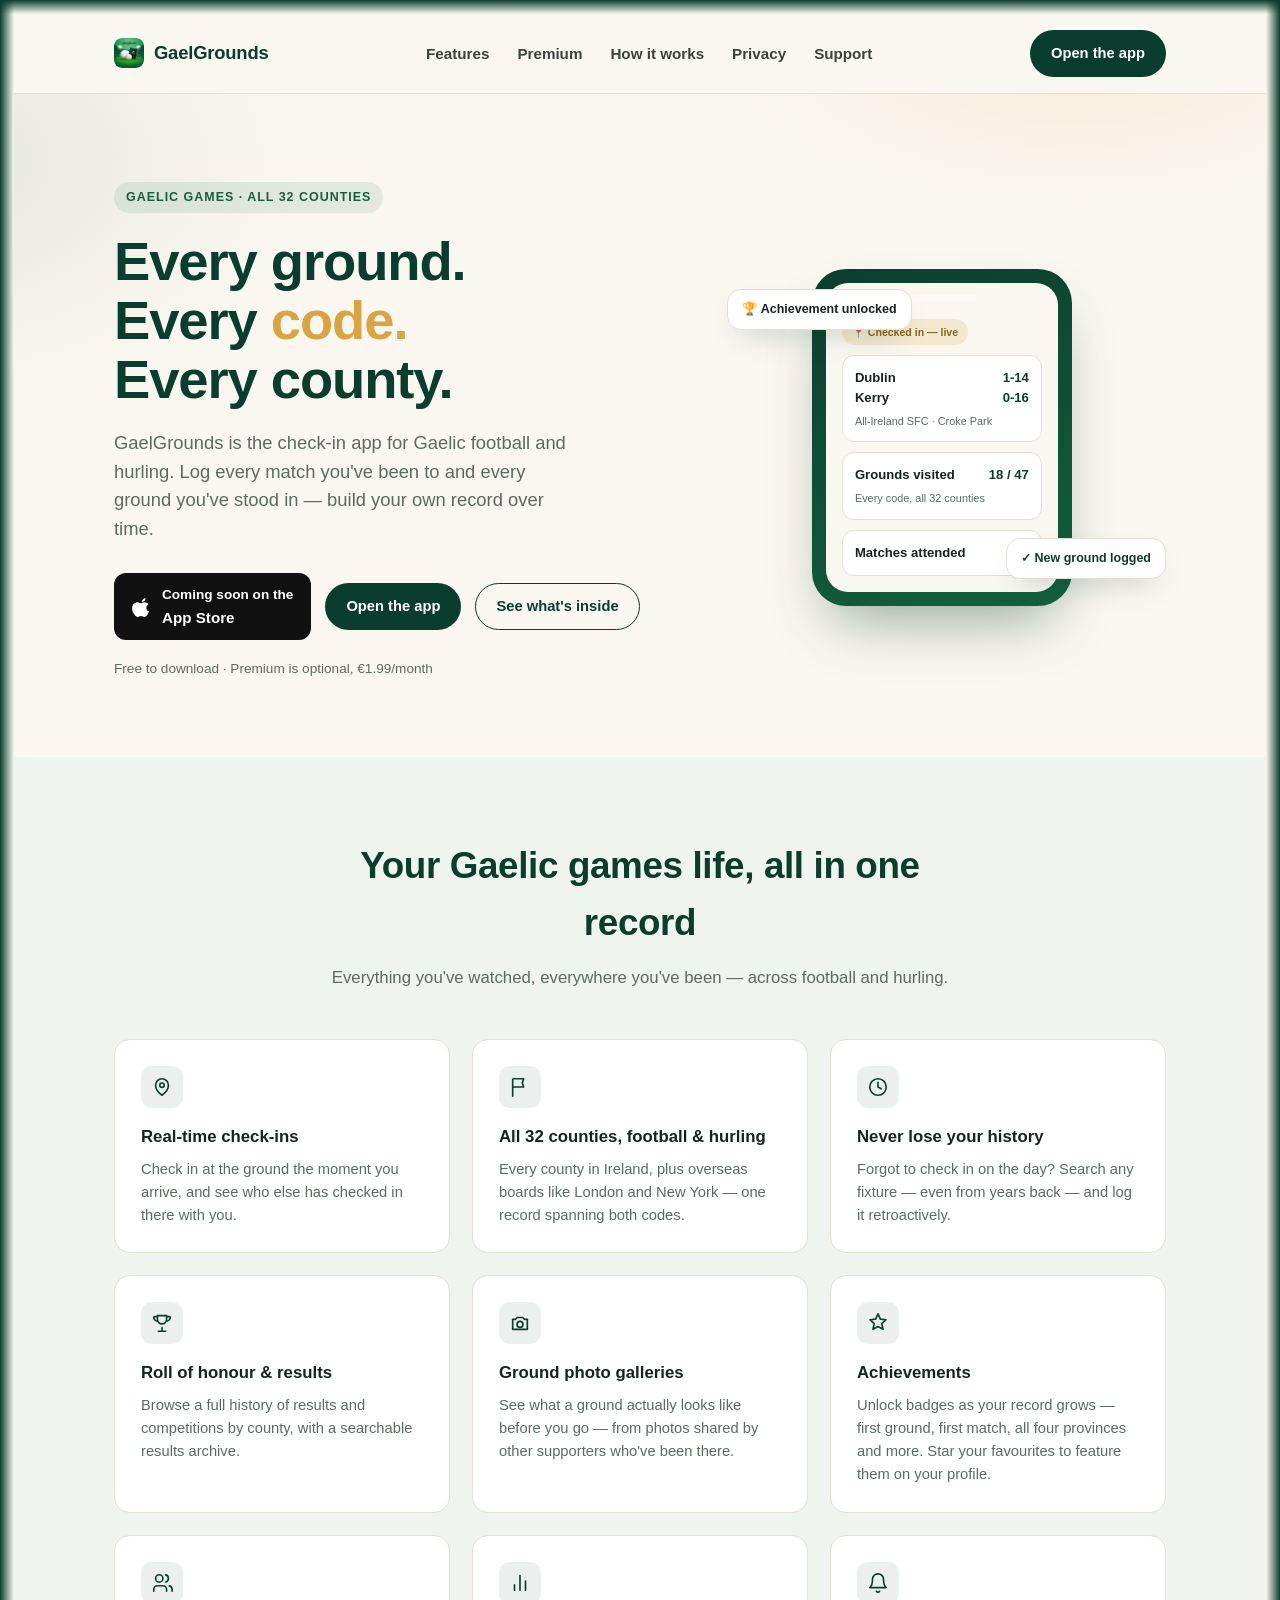
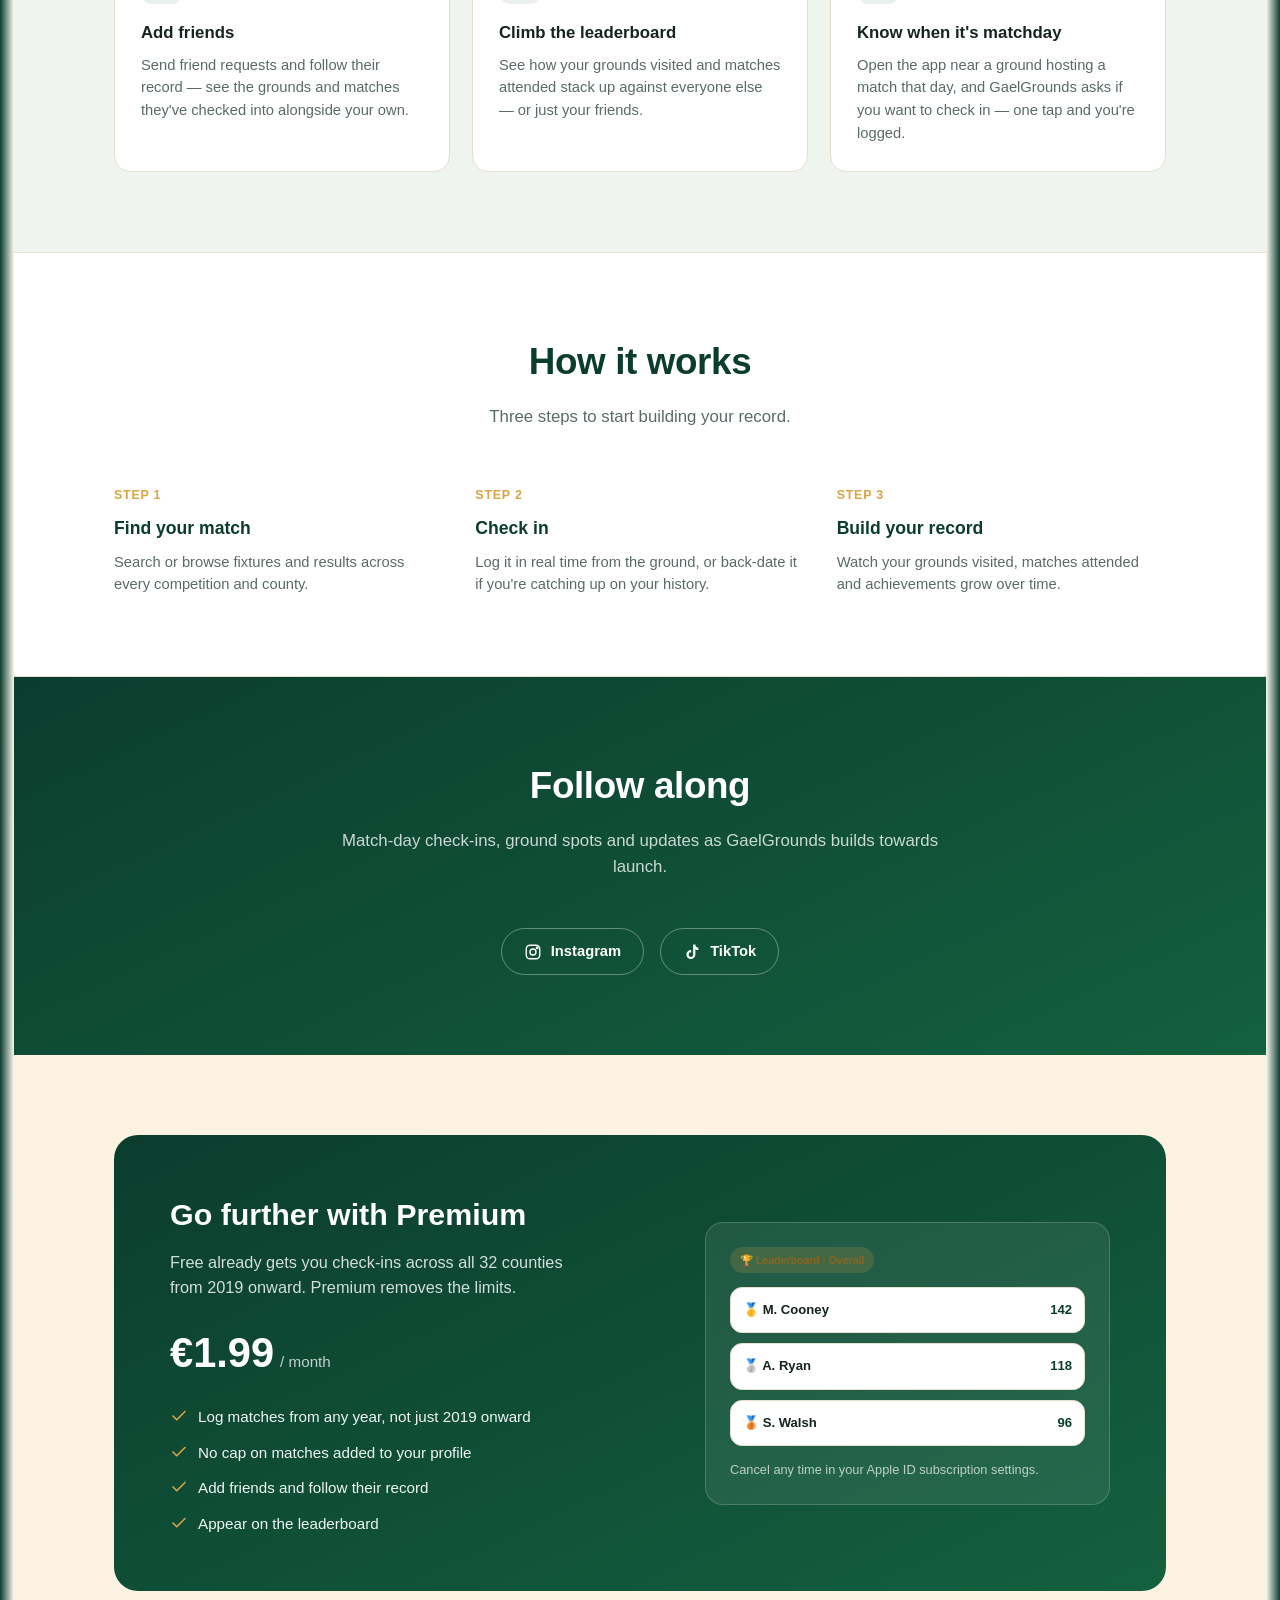
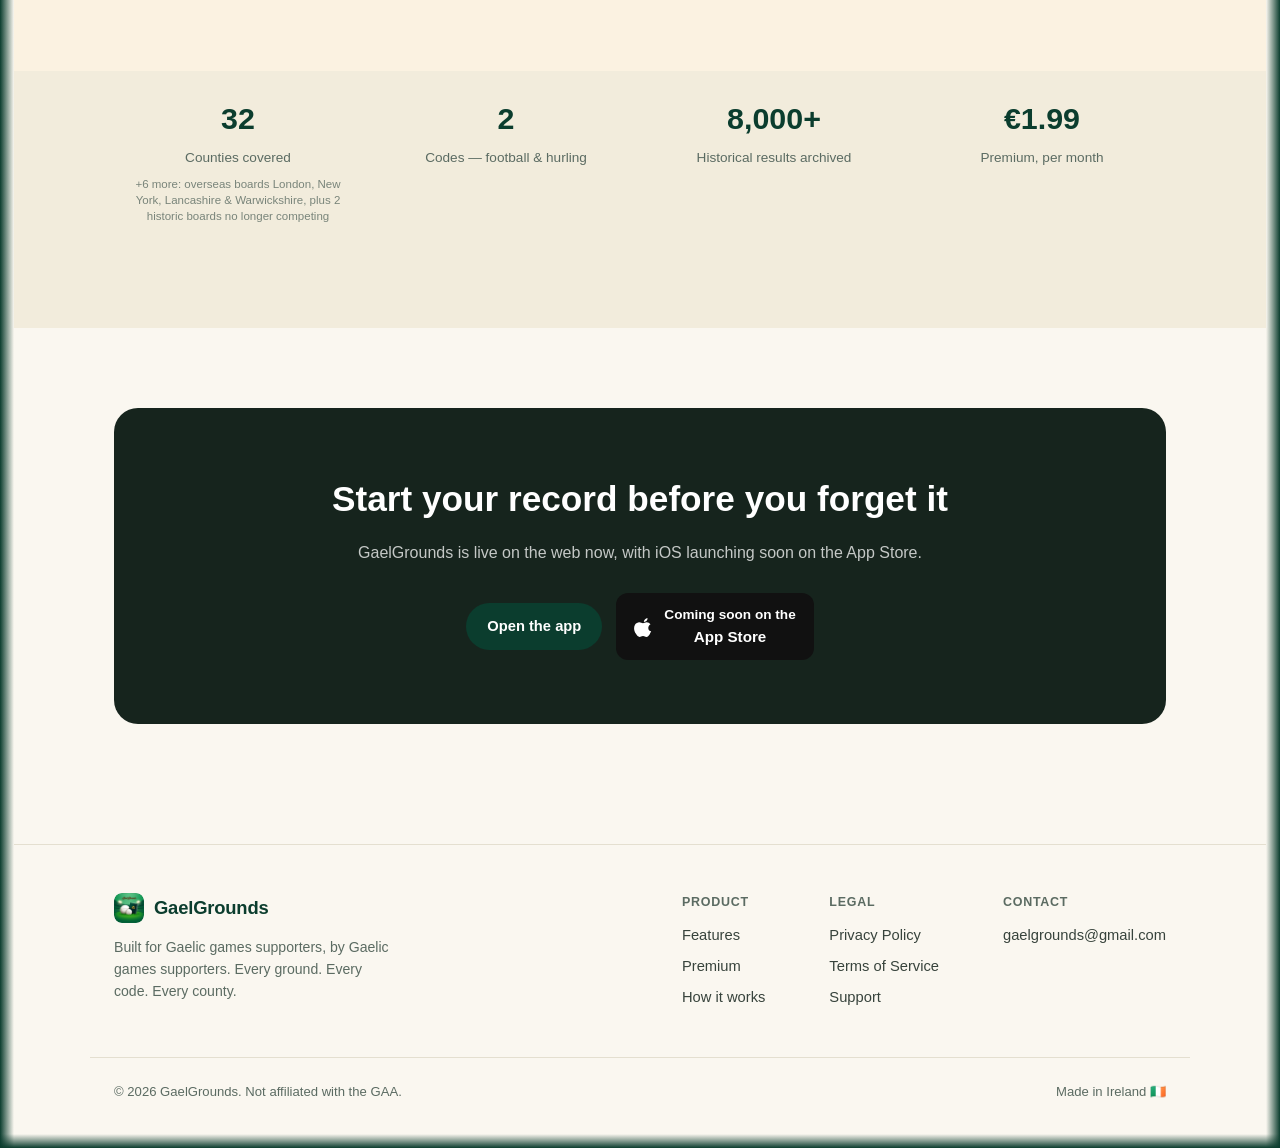
<file: index.html>
<!doctype html>
<html lang="en-IE">
<head>
<meta charset="utf-8">
<meta name="viewport" content="width=device-width, initial-scale=1">
<title>GaelGrounds — Every ground. Every code. Every county.</title>
<meta name="description" content="GaelGrounds is the check-in app for Gaelic football and hurling. Track every match and every ground across all 32 counties.">
<link rel="icon" href="favicon.ico" sizes="any">
<link rel="icon" type="image/png" sizes="32x32" href="favicon-32.png">
<link rel="icon" type="image/png" sizes="48x48" href="favicon-48.png">
<link rel="icon" type="image/png" sizes="96x96" href="favicon-96.png">
<link rel="apple-touch-icon" href="apple-touch-icon.png">
<link rel="stylesheet" href="styles.css">
</head>
<body>

<header class="site">
  <nav class="wrap">
    <a class="brand" href="/">
      <span class="mark">
        <img src="icon-64.png" alt="GaelGrounds">
      </span>
      GaelGrounds
    </a>
    <div class="links">
      <a href="#features">Features</a>
      <a href="#premium">Premium</a>
      <a href="#how">How it works</a>
      <a href="privacy.html">Privacy</a>
      <a href="support.html">Support</a>
    </div>
    <div class="nav-actions">
      <a href="https://app.gaelgrounds.ie" class="btn btn-primary">Open the app</a>
    </div>
  </nav>
</header>

<section class="hero">
  <div class="wrap">
    <div>
      <span class="eyebrow">Gaelic Games · All 32 Counties</span>
      <h1>Every ground.<br>Every <span class="accent">code.</span><br>Every county.</h1>
      <p class="lede">GaelGrounds is the check-in app for Gaelic football and hurling. Log every match you've been to and every ground you've stood in — build your own record over time.</p>
      <div class="hero-ctas">
        <span class="store-badge">
          <svg width="20" height="20" viewBox="0 0 24 24" fill="#fff"><path d="M16.365 1.43c0 1.14-.462 2.24-1.212 3.03-.83.87-2.18 1.53-3.28 1.44-.14-1.1.42-2.26 1.19-3.03.85-.87 2.28-1.5 3.3-1.44zM20.6 17.24c-.56 1.29-.83 1.87-1.55 3.02-1.01 1.6-2.44 3.6-4.2 3.62-1.56.02-1.96-1.02-4.08-1-2.11.01-2.55 1.03-4.12 1.01-1.76-.02-3.11-1.83-4.12-3.42C-.28 16.7-.6 11.87 1.35 9.13c1.21-1.72 3.13-2.8 4.94-2.8 1.83 0 2.98 1.05 4.5 1.05 1.47 0 2.36-1.05 4.5-1.05 1.61 0 3.31.9 4.53 2.44-3.98 2.24-3.33 8.02.78 8.47z"/></svg>
          <span>Coming soon on the<br><strong style="font-size:0.95rem">App Store</strong></span>
        </span>
        <a class="btn btn-primary" href="https://app.gaelgrounds.ie">Open the app</a>
        <a class="btn btn-ghost" href="#features">See what's inside</a>
      </div>
      <p class="trust-line">Free to download · Premium is optional, €1.99/month</p>
    </div>

    <div class="hero-visual">
      <div class="badge-float a">🏆 Achievement unlocked</div>
      <div class="phone">
        <div class="phone-screen">
          <span class="phone-pill">📍 Checked in — live</span>
          <div class="phone-card">
            <div class="row"><span class="team">Dublin</span><span class="score">1-14</span></div>
            <div class="row"><span class="team">Kerry</span><span class="score">0-16</span></div>
            <div class="meta">All-Ireland SFC · Croke Park</div>
          </div>
          <div class="phone-card">
            <div class="row"><span class="team">Grounds visited</span><span class="score">18 / 47</span></div>
            <div class="meta">Every code, all 32 counties</div>
          </div>
          <div class="phone-card">
            <div class="row"><span class="team">Matches attended</span><span class="score">64</span></div>
          </div>
        </div>
      </div>
      <div class="badge-float b">✓ New ground logged</div>
    </div>
  </div>
</section>

<section id="features" class="tint-mint">
  <div class="wrap">
    <div class="section-head">
      <h2>Your Gaelic games life, all in one record</h2>
      <p>Everything you've watched, everywhere you've been — across football and hurling.</p>
    </div>
    <div class="grid-features">

      <div class="card">
        <div class="icon"><svg viewBox="0 0 24 24" fill="none" stroke="currentColor" stroke-width="1.8" stroke-linecap="round" stroke-linejoin="round"><path d="M12 21s-7-5.2-7-11a7 7 0 0 1 14 0c0 5.8-7 11-7 11z"/><circle cx="12" cy="10" r="2.4"/></svg></div>
        <h3>Real-time check-ins</h3>
        <p>Check in at the ground the moment you arrive, and see who else has checked in there with you.</p>
      </div>

      <div class="card">
        <div class="icon"><svg viewBox="0 0 24 24" fill="none" stroke="currentColor" stroke-width="1.8" stroke-linecap="round" stroke-linejoin="round"><path d="M4 22V4a1 1 0 0 1 1-1h11l-1.5 4.5L16 12H5"/></svg></div>
        <h3>All 32 counties, football &amp; hurling</h3>
        <p>Every county in Ireland, plus overseas boards like London and New York — one record spanning both codes.</p>
      </div>

      <div class="card">
        <div class="icon"><svg viewBox="0 0 24 24" fill="none" stroke="currentColor" stroke-width="1.8" stroke-linecap="round" stroke-linejoin="round"><circle cx="12" cy="12" r="9"/><path d="M12 7v5l3.5 2"/></svg></div>
        <h3>Never lose your history</h3>
        <p>Forgot to check in on the day? Search any fixture — even from years back — and log it retroactively.</p>
      </div>

      <div class="card">
        <div class="icon"><svg viewBox="0 0 24 24" fill="none" stroke="currentColor" stroke-width="1.8" stroke-linecap="round" stroke-linejoin="round"><path d="M8 21h8M12 17v4M7 4h10v4a5 5 0 0 1-10 0V4z"/><path d="M17 5h3a1 1 0 0 1 1 1c0 2-2 4-4 4M7 5H4a1 1 0 0 0-1 1c0 2 2 4 4 4"/></svg></div>
        <h3>Roll of honour &amp; results</h3>
        <p>Browse a full history of results and competitions by county, with a searchable results archive.</p>
      </div>

      <div class="card">
        <div class="icon"><svg viewBox="0 0 24 24" fill="none" stroke="currentColor" stroke-width="1.8" stroke-linecap="round" stroke-linejoin="round"><path d="M4 8h3l2-2h6l2 2h3v11H4z"/><circle cx="12" cy="13.5" r="3.2"/></svg></div>
        <h3>Ground photo galleries</h3>
        <p>See what a ground actually looks like before you go — from photos shared by other supporters who've been there.</p>
      </div>

      <div class="card">
        <div class="icon"><svg viewBox="0 0 24 24" fill="none" stroke="currentColor" stroke-width="1.8" stroke-linecap="round" stroke-linejoin="round"><path d="M12 2l2.6 5.8 6.2.6-4.7 4.2 1.4 6.2L12 15.8 6.5 18.8l1.4-6.2-4.7-4.2 6.2-.6z"/></svg></div>
        <h3>Achievements</h3>
        <p>Unlock badges as your record grows — first ground, first match, all four provinces and more. Star your favourites to feature them on your profile.</p>
      </div>

      <div class="card">
        <div class="icon"><svg viewBox="0 0 24 24" fill="none" stroke="currentColor" stroke-width="1.8" stroke-linecap="round" stroke-linejoin="round"><path d="M17 21v-2a4 4 0 0 0-4-4H7a4 4 0 0 0-4 4v2"/><circle cx="9" cy="7" r="4"/><path d="M23 21v-2a4 4 0 0 0-3-3.87"/><path d="M16 3.13a4 4 0 0 1 0 7.75"/></svg></div>
        <h3>Add friends</h3>
        <p>Send friend requests and follow their record — see the grounds and matches they've checked into alongside your own.</p>
      </div>

      <div class="card">
        <div class="icon"><svg viewBox="0 0 24 24" fill="none" stroke="currentColor" stroke-width="1.8" stroke-linecap="round" stroke-linejoin="round"><path d="M18 20V10M12 20V4M6 20v-6"/></svg></div>
        <h3>Climb the leaderboard</h3>
        <p>See how your grounds visited and matches attended stack up against everyone else — or just your friends.</p>
      </div>

      <div class="card">
        <div class="icon"><svg viewBox="0 0 24 24" fill="none" stroke="currentColor" stroke-width="1.8" stroke-linecap="round" stroke-linejoin="round"><path d="M18 8a6 6 0 0 0-12 0c0 7-3 9-3 9h18s-3-2-3-9"/><path d="M13.73 21a2 2 0 0 1-3.46 0"/></svg></div>
        <h3>Know when it's matchday</h3>
        <p>Open the app near a ground hosting a match that day, and GaelGrounds asks if you want to check in — one tap and you're logged.</p>
      </div>

    </div>
  </div>
</section>

<section id="how" style="background:#fff; border-top:1px solid var(--border); border-bottom:1px solid var(--border);">
  <div class="wrap">
    <div class="section-head">
      <h2>How it works</h2>
      <p>Three steps to start building your record.</p>
    </div>
    <div class="steps">
      <div class="step">
        <div class="num">STEP 1</div>
        <h3>Find your match</h3>
        <p>Search or browse fixtures and results across every competition and county.</p>
      </div>
      <div class="step">
        <div class="num">STEP 2</div>
        <h3>Check in</h3>
        <p>Log it in real time from the ground, or back-date it if you're catching up on your history.</p>
      </div>
      <div class="step">
        <div class="num">STEP 3</div>
        <h3>Build your record</h3>
        <p>Watch your grounds visited, matches attended and achievements grow over time.</p>
      </div>
    </div>
  </div>
</section>

<section class="social-banner">
  <div class="wrap">
    <div class="section-head">
      <h2>Follow along</h2>
      <p>Match-day check-ins, ground spots and updates as GaelGrounds builds towards launch.</p>
    </div>
    <div class="social-links">
      <a class="social-link" href="https://www.instagram.com/gaelgrounds/" target="_blank" rel="noopener" aria-label="GaelGrounds on Instagram">
        <svg viewBox="0 0 24 24" fill="none" stroke="currentColor" stroke-width="1.8" stroke-linecap="round" stroke-linejoin="round"><rect x="3" y="3" width="18" height="18" rx="5"/><circle cx="12" cy="12" r="4"/><circle cx="17.5" cy="6.5" r="1"/></svg>
        Instagram
      </a>
      <a class="social-link" href="https://www.tiktok.com/@gaelgrounds" target="_blank" rel="noopener" aria-label="GaelGrounds on TikTok">
        <svg viewBox="0 0 24 24" fill="currentColor"><path d="M16.5 2h-3v13.5a3 3 0 1 1-2.6-2.97v-3.05A6 6 0 1 0 16.5 15V8.2a7.3 7.3 0 0 0 4 1.2V6.4a4.3 4.3 0 0 1-4-4.4z"/></svg>
        TikTok
      </a>
    </div>
  </div>
</section>

<section id="premium" class="tint-gold">
  <div class="wrap">
    <div class="premium">
      <div>
        <h2>Go further with Premium</h2>
        <p class="lede2">Free already gets you check-ins across all 32 counties from 2019 onward. Premium removes the limits.</p>
        <div class="price"><span class="amount">€1.99</span><span class="per">/ month</span></div>
        <ul>
          <li><svg viewBox="0 0 24 24" fill="none" stroke="currentColor" stroke-width="2.2" stroke-linecap="round" stroke-linejoin="round"><path d="M20 6L9 17l-5-5"/></svg> Log matches from any year, not just 2019 onward</li>
          <li><svg viewBox="0 0 24 24" fill="none" stroke="currentColor" stroke-width="2.2" stroke-linecap="round" stroke-linejoin="round"><path d="M20 6L9 17l-5-5"/></svg> No cap on matches added to your profile</li>
          <li><svg viewBox="0 0 24 24" fill="none" stroke="currentColor" stroke-width="2.2" stroke-linecap="round" stroke-linejoin="round"><path d="M20 6L9 17l-5-5"/></svg> Add friends and follow their record</li>
          <li><svg viewBox="0 0 24 24" fill="none" stroke="currentColor" stroke-width="2.2" stroke-linecap="round" stroke-linejoin="round"><path d="M20 6L9 17l-5-5"/></svg> Appear on the leaderboard</li>
        </ul>
      </div>
      <div class="premium-card">
        <div class="phone-pill" style="margin-bottom:14px;">🏆 Leaderboard · Overall</div>
        <div class="phone-card" style="margin-bottom:10px;">
          <div class="row"><span class="team">🥇 M. Cooney</span><span class="score">142</span></div>
        </div>
        <div class="phone-card" style="margin-bottom:10px;">
          <div class="row"><span class="team">🥈 A. Ryan</span><span class="score">118</span></div>
        </div>
        <div class="phone-card">
          <div class="row"><span class="team">🥉 S. Walsh</span><span class="score">96</span></div>
        </div>
        <p style="color:rgba(255,255,255,0.7); font-size:0.8rem; margin:14px 0 0;">Cancel any time in your Apple ID subscription settings.</p>
      </div>
    </div>
  </div>
</section>

<section class="tint-deep" style="padding-top:0;">
  <div class="wrap">
    <div class="strip">
      <div class="stat"><div class="n">32</div><div class="l">Counties covered</div><div class="sub">+6 more: overseas boards London, New York, Lancashire &amp; Warwickshire, plus 2 historic boards no longer competing</div></div>
      <div class="stat"><div class="n">2</div><div class="l">Codes — football &amp; hurling</div></div>
      <div class="stat"><div class="n">8,000+</div><div class="l">Historical results archived</div></div>
      <div class="stat"><div class="n">€1.99</div><div class="l">Premium, per month</div></div>
    </div>
  </div>
</section>

<section>
  <div class="wrap">
    <div class="final-cta">
      <h2>Start your record before you forget it</h2>
      <p>GaelGrounds is live on the web now, with iOS launching soon on the App Store.</p>
      <div class="hero-ctas" style="justify-content: center;">
        <a class="btn btn-primary" href="https://app.gaelgrounds.ie">Open the app</a>
        <span class="store-badge">
          <svg width="20" height="20" viewBox="0 0 24 24" fill="#fff"><path d="M16.365 1.43c0 1.14-.462 2.24-1.212 3.03-.83.87-2.18 1.53-3.28 1.44-.14-1.1.42-2.26 1.19-3.03.85-.87 2.28-1.5 3.3-1.44zM20.6 17.24c-.56 1.29-.83 1.87-1.55 3.02-1.01 1.6-2.44 3.6-4.2 3.62-1.56.02-1.96-1.02-4.08-1-2.11.01-2.55 1.03-4.12 1.01-1.76-.02-3.11-1.83-4.12-3.42C-.28 16.7-.6 11.87 1.35 9.13c1.21-1.72 3.13-2.8 4.94-2.8 1.83 0 2.98 1.05 4.5 1.05 1.47 0 2.36-1.05 4.5-1.05 1.61 0 3.31.9 4.53 2.44-3.98 2.24-3.33 8.02.78 8.47z"/></svg>
          <span>Coming soon on the<br><strong style="font-size:0.95rem">App Store</strong></span>
        </span>
      </div>
    </div>
  </div>
</section>

<footer class="site">
  <div class="wrap footer-grid">
    <div style="max-width:280px;">
      <a class="brand" href="/" style="margin-bottom:10px;">
        <span class="mark">
          <img src="icon-64.png" alt="GaelGrounds">
        </span>
        GaelGrounds
      </a>
      <p style="color:var(--muted); font-size:0.88rem;">Built for Gaelic games supporters, by Gaelic games supporters. Every ground. Every code. Every county.</p>
    </div>
    <div class="footer-cols">
      <div class="footer-col">
        <h4>Product</h4>
        <a href="#features">Features</a>
        <a href="#premium">Premium</a>
        <a href="#how">How it works</a>
      </div>
      <div class="footer-col">
        <h4>Legal</h4>
        <a href="privacy.html">Privacy Policy</a>
        <a href="terms.html">Terms of Service</a>
        <a href="support.html">Support</a>
      </div>
      <div class="footer-col">
        <h4>Contact</h4>
        <a href="mailto:gaelgrounds@gmail.com">gaelgrounds@gmail.com</a>
      </div>
    </div>
  </div>
  <div class="wrap footer-bottom">
    <span>© 2026 GaelGrounds. Not affiliated with the GAA.</span>
    <span>Made in Ireland 🇮🇪</span>
  </div>
</footer>

</body>
</html>
</file>
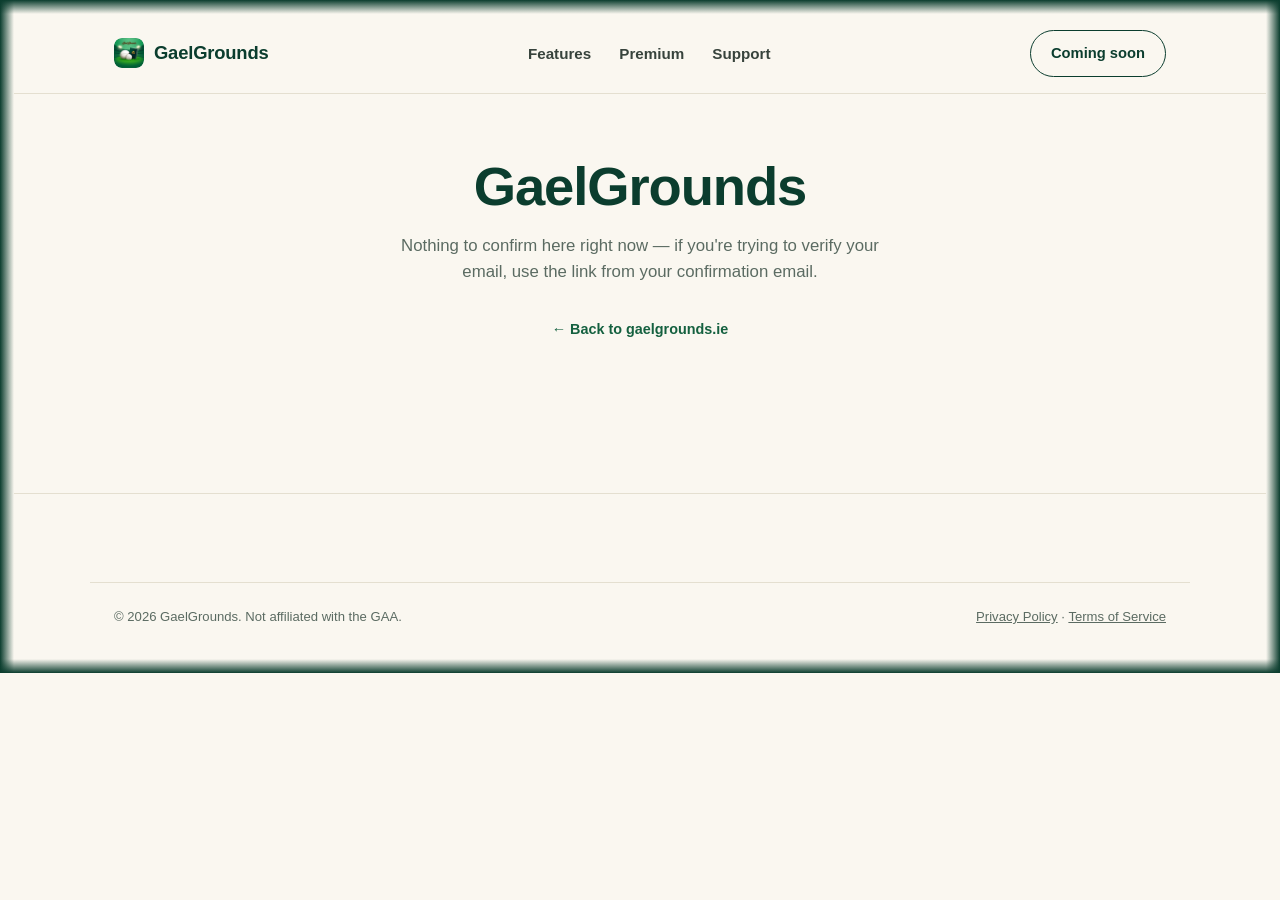
<file: confirmed.html>
<!doctype html>
<html lang="en-IE">
<head>
<meta charset="utf-8">
<meta name="viewport" content="width=device-width, initial-scale=1">
<title>Confirm your email — GaelGrounds</title>
<meta name="description" content="Confirming your GaelGrounds account email.">
<meta name="robots" content="noindex">
<link rel="icon" href="favicon.ico" sizes="any">
<link rel="icon" type="image/png" sizes="32x32" href="favicon-32.png">
<link rel="icon" type="image/png" sizes="48x48" href="favicon-48.png">
<link rel="icon" type="image/png" sizes="96x96" href="favicon-96.png">
<link rel="apple-touch-icon" href="apple-touch-icon.png">
<link rel="stylesheet" href="styles.css">
</head>
<body>

<header class="site">
  <nav class="wrap">
    <a class="brand" href="/">
      <span class="mark">
        <img src="icon-64.png" alt="GaelGrounds">
      </span>
      GaelGrounds
    </a>
    <div class="links">
      <a href="/#features">Features</a>
      <a href="/#premium">Premium</a>
      <a href="support.html">Support</a>
    </div>
    <span class="btn btn-ghost">Coming soon</span>
  </nav>
</header>

<div class="policy">
  <div class="wrap" style="max-width: 560px; text-align: center;">
    <div id="state-loading">
      <h1>Confirming…</h1>
      <p style="color: var(--muted);">One second.</p>
    </div>

    <div id="state-success" hidden>
      <h1>You're confirmed 🎉</h1>
      <p style="color: var(--muted); font-size: 1.05rem;">Your email's verified — head back to the GaelGrounds app and sign in.</p>
    </div>

    <div id="state-error" hidden>
      <h1>That link didn't work</h1>
      <p style="color: var(--muted); font-size: 1.05rem;" id="error-detail">This confirmation link may have expired or already been used.</p>
      <p style="color: var(--muted);">Go back to the app and try signing up again, or use "Resend confirmation" if that's an option there.</p>
    </div>

    <div id="state-neutral" hidden>
      <h1>GaelGrounds</h1>
      <p style="color: var(--muted); font-size: 1.05rem;">Nothing to confirm here right now — if you're trying to verify your email, use the link from your confirmation email.</p>
    </div>

    <p style="margin-top: 32px;"><a class="back" href="/" style="margin-bottom: 0;">← Back to gaelgrounds.ie</a></p>
  </div>
</div>

<footer class="site">
  <div class="wrap footer-bottom">
    <span>© 2026 GaelGrounds. Not affiliated with the GAA.</span>
    <span><a href="privacy.html">Privacy Policy</a> · <a href="terms.html">Terms of Service</a></span>
  </div>
</footer>

<script>
(function () {
  // Supabase's auth redirect appends the result as a URL hash fragment --
  // #access_token=...&type=signup on success, or #error=...&error_description=...
  // on failure (expired/already-used link). Nothing here ever talks to
  // Supabase directly: the confirmation itself already happened server-side
  // before this page loaded. This just reads what already happened and
  // shows the right message -- the actual account tokens in a successful
  // hash aren't used or stored by this page at all.
  var hash = window.location.hash.replace(/^#/, "");
  var params = new URLSearchParams(hash);

  var loading = document.getElementById("state-loading");
  var success = document.getElementById("state-success");
  var error = document.getElementById("state-error");
  var neutral = document.getElementById("state-neutral");

  loading.hidden = true;

  if (params.has("error")) {
    var description = params.get("error_description");
    if (description) {
      document.getElementById("error-detail").textContent = description.replace(/\+/g, " ");
    }
    error.hidden = false;
  } else if (params.has("access_token") || params.has("type")) {
    success.hidden = false;
  } else {
    neutral.hidden = false;
  }
})();
</script>

</body>
</html>
</file>
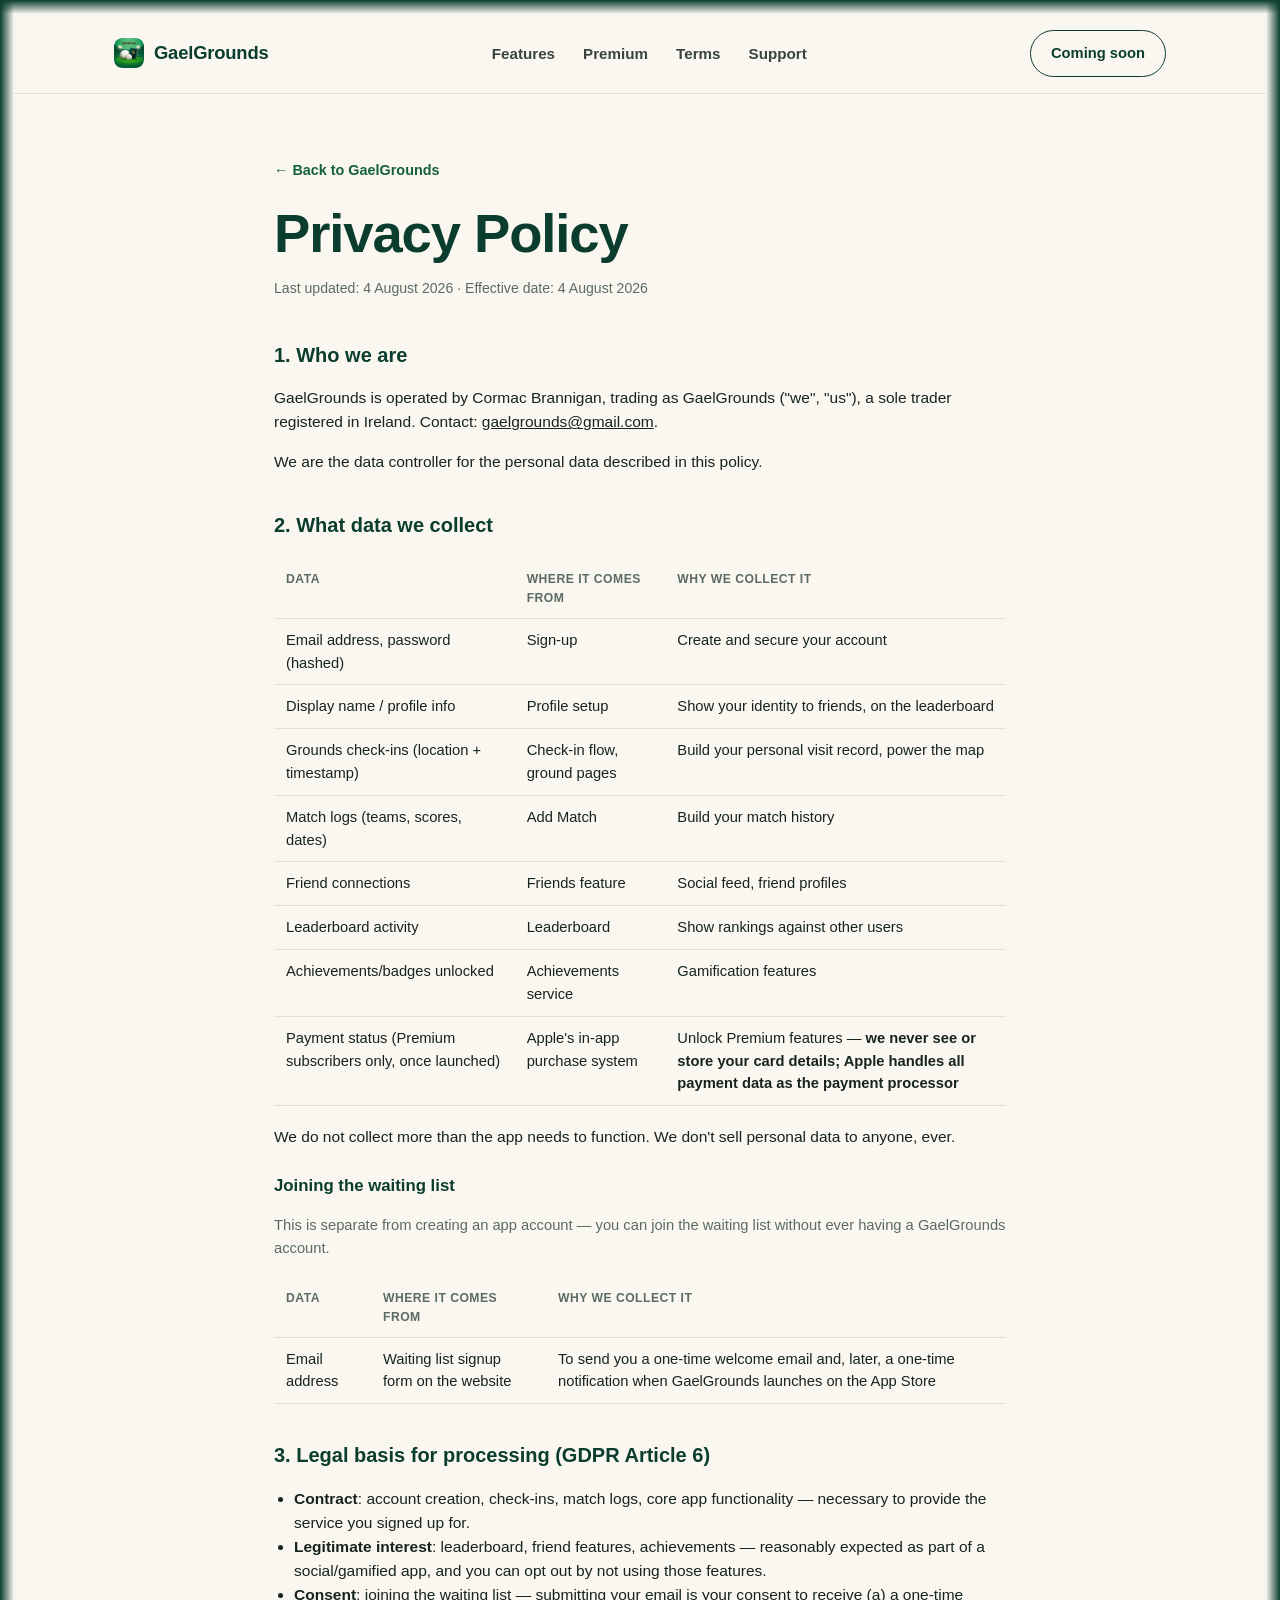
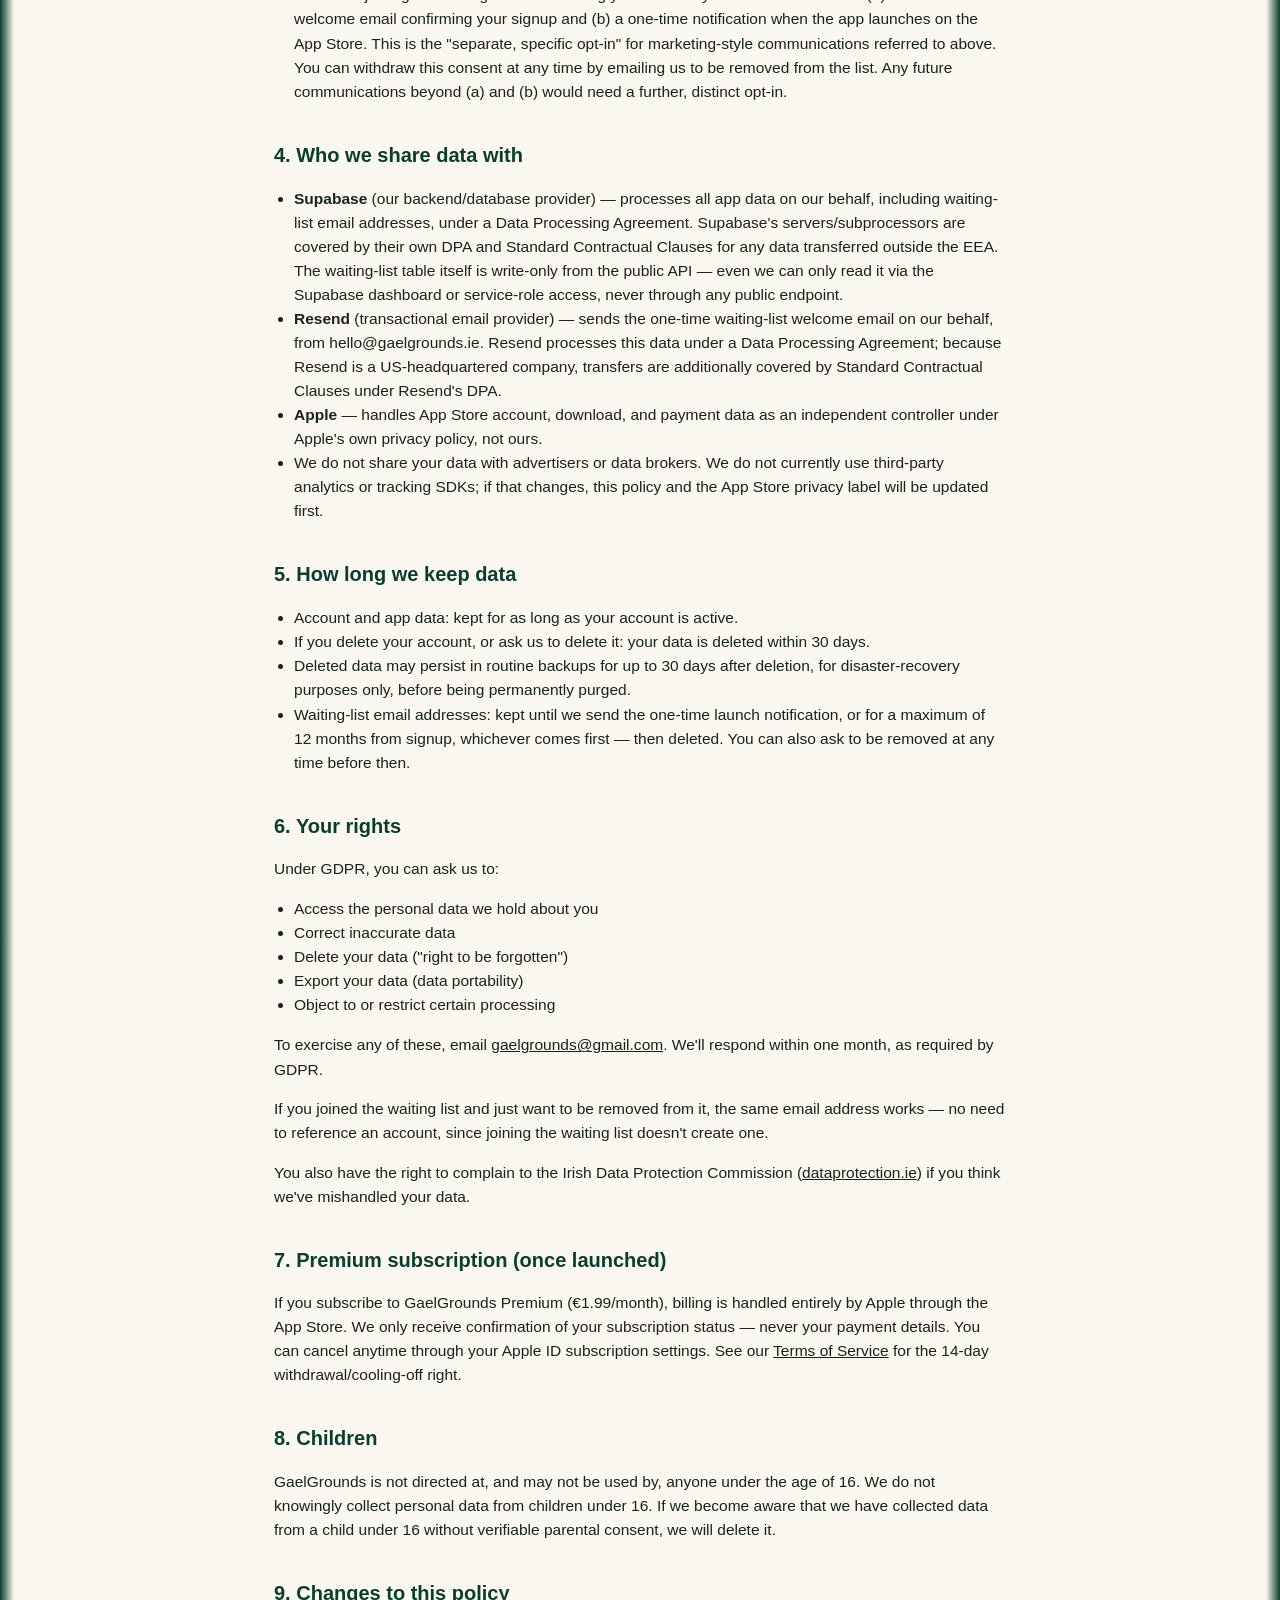
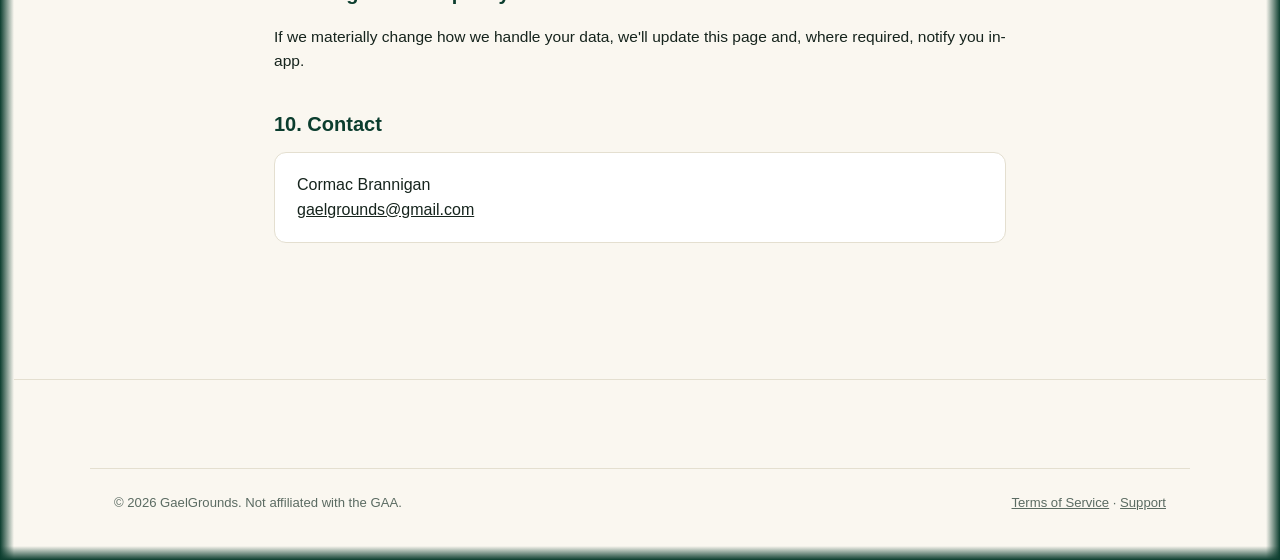
<file: privacy.html>
<!doctype html>
<html lang="en-IE">
<head>
<meta charset="utf-8">
<meta name="viewport" content="width=device-width, initial-scale=1">
<title>Privacy Policy — GaelGrounds</title>
<meta name="description" content="GaelGrounds privacy policy — what data we collect, why, and your rights under GDPR.">
<link rel="icon" href="favicon.ico" sizes="any">
<link rel="icon" type="image/png" sizes="32x32" href="favicon-32.png">
<link rel="icon" type="image/png" sizes="48x48" href="favicon-48.png">
<link rel="icon" type="image/png" sizes="96x96" href="favicon-96.png">
<link rel="apple-touch-icon" href="apple-touch-icon.png">
<link rel="stylesheet" href="styles.css">
</head>
<body>

<header class="site">
  <nav class="wrap">
    <a class="brand" href="/">
      <span class="mark">
        <img src="icon-64.png" alt="GaelGrounds">
      </span>
      GaelGrounds
    </a>
    <div class="links">
      <a href="/#features">Features</a>
      <a href="/#premium">Premium</a>
      <a href="terms.html">Terms</a>
      <a href="support.html">Support</a>
    </div>
    <span class="btn btn-ghost">Coming soon</span>
  </nav>
</header>

<div class="policy">
  <div class="wrap">
    <a class="back" href="/">← Back to GaelGrounds</a>
    <h1>Privacy Policy</h1>
    <p class="updated">Last updated: 4 August 2026 · Effective date: 4 August 2026</p>

    <h2>1. Who we are</h2>
    <p>GaelGrounds is operated by Cormac Brannigan, trading as GaelGrounds ("we", "us"), a sole trader registered in Ireland. Contact: <a href="mailto:gaelgrounds@gmail.com">gaelgrounds@gmail.com</a>.</p>
    <p>We are the data controller for the personal data described in this policy.</p>

    <h2>2. What data we collect</h2>
    <div class="policy-table-wrap">
      <table>
        <tr><th>Data</th><th>Where it comes from</th><th>Why we collect it</th></tr>
        <tr><td>Email address, password (hashed)</td><td>Sign-up</td><td>Create and secure your account</td></tr>
        <tr><td>Display name / profile info</td><td>Profile setup</td><td>Show your identity to friends, on the leaderboard</td></tr>
        <tr><td>Grounds check-ins (location + timestamp)</td><td>Check-in flow, ground pages</td><td>Build your personal visit record, power the map</td></tr>
        <tr><td>Match logs (teams, scores, dates)</td><td>Add Match</td><td>Build your match history</td></tr>
        <tr><td>Friend connections</td><td>Friends feature</td><td>Social feed, friend profiles</td></tr>
        <tr><td>Leaderboard activity</td><td>Leaderboard</td><td>Show rankings against other users</td></tr>
        <tr><td>Achievements/badges unlocked</td><td>Achievements service</td><td>Gamification features</td></tr>
        <tr><td>Payment status (Premium subscribers only, once launched)</td><td>Apple's in-app purchase system</td><td>Unlock Premium features — <strong>we never see or store your card details; Apple handles all payment data as the payment processor</strong></td></tr>
      </table>
    </div>
    <p>We do not collect more than the app needs to function. We don't sell personal data to anyone, ever.</p>

    <h3 id="waitlist">Joining the waiting list</h3>
    <p class="intro-note">This is separate from creating an app account — you can join the waiting list without ever having a GaelGrounds account.</p>
    <div class="policy-table-wrap">
      <table>
        <tr><th>Data</th><th>Where it comes from</th><th>Why we collect it</th></tr>
        <tr><td>Email address</td><td>Waiting list signup form on the website</td><td>To send you a one-time welcome email and, later, a one-time notification when GaelGrounds launches on the App Store</td></tr>
      </table>
    </div>

    <h2>3. Legal basis for processing (GDPR Article 6)</h2>
    <ul>
      <li><strong>Contract</strong>: account creation, check-ins, match logs, core app functionality — necessary to provide the service you signed up for.</li>
      <li><strong>Legitimate interest</strong>: leaderboard, friend features, achievements — reasonably expected as part of a social/gamified app, and you can opt out by not using those features.</li>
      <li><strong>Consent</strong>: joining the waiting list — submitting your email is your consent to receive (a) a one-time welcome email confirming your signup and (b) a one-time notification when the app launches on the App Store. This is the "separate, specific opt-in" for marketing-style communications referred to above. You can withdraw this consent at any time by emailing us to be removed from the list. Any future communications beyond (a) and (b) would need a further, distinct opt-in.</li>
    </ul>

    <h2>4. Who we share data with</h2>
    <ul>
      <li><strong>Supabase</strong> (our backend/database provider) — processes all app data on our behalf, including waiting-list email addresses, under a Data Processing Agreement. Supabase's servers/subprocessors are covered by their own DPA and Standard Contractual Clauses for any data transferred outside the EEA. The waiting-list table itself is write-only from the public API — even we can only read it via the Supabase dashboard or service-role access, never through any public endpoint.</li>
      <li><strong>Resend</strong> (transactional email provider) — sends the one-time waiting-list welcome email on our behalf, from hello@gaelgrounds.ie. Resend processes this data under a Data Processing Agreement; because Resend is a US-headquartered company, transfers are additionally covered by Standard Contractual Clauses under Resend's DPA.</li>
      <li><strong>Apple</strong> — handles App Store account, download, and payment data as an independent controller under Apple's own privacy policy, not ours.</li>
      <li>We do not share your data with advertisers or data brokers. We do not currently use third-party analytics or tracking SDKs; if that changes, this policy and the App Store privacy label will be updated first.</li>
    </ul>

    <h2>5. How long we keep data</h2>
    <ul>
      <li>Account and app data: kept for as long as your account is active.</li>
      <li>If you delete your account, or ask us to delete it: your data is deleted within 30 days.</li>
      <li>Deleted data may persist in routine backups for up to 30 days after deletion, for disaster-recovery purposes only, before being permanently purged.</li>
      <li>Waiting-list email addresses: kept until we send the one-time launch notification, or for a maximum of 12 months from signup, whichever comes first — then deleted. You can also ask to be removed at any time before then.</li>
    </ul>

    <h2>6. Your rights</h2>
    <p>Under GDPR, you can ask us to:</p>
    <ul>
      <li>Access the personal data we hold about you</li>
      <li>Correct inaccurate data</li>
      <li>Delete your data ("right to be forgotten")</li>
      <li>Export your data (data portability)</li>
      <li>Object to or restrict certain processing</li>
    </ul>
    <p>To exercise any of these, email <a href="mailto:gaelgrounds@gmail.com">gaelgrounds@gmail.com</a>. We'll respond within one month, as required by GDPR.</p>
    <p>If you joined the waiting list and just want to be removed from it, the same email address works — no need to reference an account, since joining the waiting list doesn't create one.</p>
    <p>You also have the right to complain to the Irish Data Protection Commission (<a href="https://dataprotection.ie" target="_blank" rel="noopener">dataprotection.ie</a>) if you think we've mishandled your data.</p>

    <h2>7. Premium subscription (once launched)</h2>
    <p>If you subscribe to GaelGrounds Premium (€1.99/month), billing is handled entirely by Apple through the App Store. We only receive confirmation of your subscription status — never your payment details. You can cancel anytime through your Apple ID subscription settings. See our <a href="terms.html">Terms of Service</a> for the 14-day withdrawal/cooling-off right.</p>

    <h2>8. Children</h2>
    <p>GaelGrounds is not directed at, and may not be used by, anyone under the age of 16. We do not knowingly collect personal data from children under 16. If we become aware that we have collected data from a child under 16 without verifiable parental consent, we will delete it.</p>

    <h2>9. Changes to this policy</h2>
    <p>If we materially change how we handle your data, we'll update this page and, where required, notify you in-app.</p>

    <h2>10. Contact</h2>
    <div class="contact-box">
      Cormac Brannigan<br>
      <a href="mailto:gaelgrounds@gmail.com">gaelgrounds@gmail.com</a>
    </div>
  </div>
</div>

<footer class="site">
  <div class="wrap footer-bottom">
    <span>© 2026 GaelGrounds. Not affiliated with the GAA.</span>
    <span><a href="terms.html">Terms of Service</a> · <a href="support.html">Support</a></span>
  </div>
</footer>

</body>
</html>
</file>
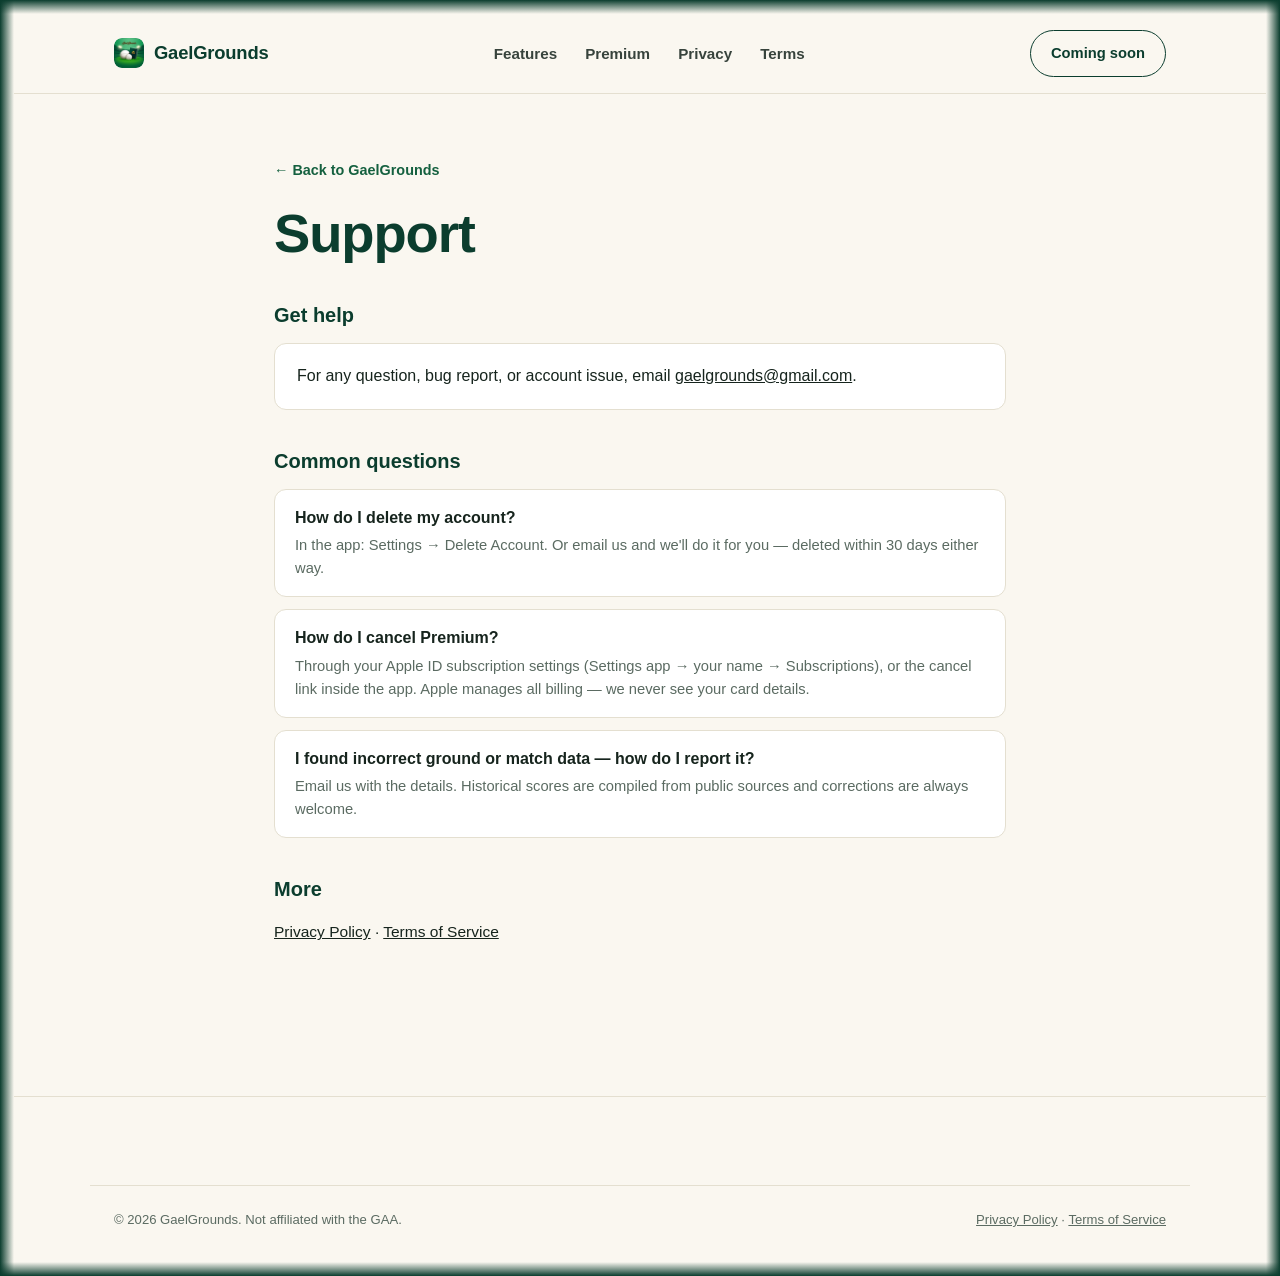
<file: support.html>
<!doctype html>
<html lang="en-IE">
<head>
<meta charset="utf-8">
<meta name="viewport" content="width=device-width, initial-scale=1">
<title>Support — GaelGrounds</title>
<meta name="description" content="Get help with GaelGrounds — account issues, Premium billing, and reporting incorrect data.">
<link rel="icon" href="favicon.ico" sizes="any">
<link rel="icon" type="image/png" sizes="32x32" href="favicon-32.png">
<link rel="icon" type="image/png" sizes="48x48" href="favicon-48.png">
<link rel="icon" type="image/png" sizes="96x96" href="favicon-96.png">
<link rel="apple-touch-icon" href="apple-touch-icon.png">
<link rel="stylesheet" href="styles.css">
</head>
<body>

<header class="site">
  <nav class="wrap">
    <a class="brand" href="/">
      <span class="mark">
        <img src="icon-64.png" alt="GaelGrounds">
      </span>
      GaelGrounds
    </a>
    <div class="links">
      <a href="/#features">Features</a>
      <a href="/#premium">Premium</a>
      <a href="privacy.html">Privacy</a>
      <a href="terms.html">Terms</a>
    </div>
    <span class="btn btn-ghost">Coming soon</span>
  </nav>
</header>

<div class="policy">
  <div class="wrap">
    <a class="back" href="/">← Back to GaelGrounds</a>
    <h1>Support</h1>

    <h2>Get help</h2>
    <div class="contact-box">
      For any question, bug report, or account issue, email <a href="mailto:gaelgrounds@gmail.com">gaelgrounds@gmail.com</a>.
    </div>

    <h2>Common questions</h2>
    <div class="faq-item">
      <h3>How do I delete my account?</h3>
      <p>In the app: Settings → Delete Account. Or email us and we'll do it for you — deleted within 30 days either way.</p>
    </div>
    <div class="faq-item">
      <h3>How do I cancel Premium?</h3>
      <p>Through your Apple ID subscription settings (Settings app → your name → Subscriptions), or the cancel link inside the app. Apple manages all billing — we never see your card details.</p>
    </div>
    <div class="faq-item">
      <h3>I found incorrect ground or match data — how do I report it?</h3>
      <p>Email us with the details. Historical scores are compiled from public sources and corrections are always welcome.</p>
    </div>

    <h2>More</h2>
    <p><a href="privacy.html">Privacy Policy</a> · <a href="terms.html">Terms of Service</a></p>
  </div>
</div>

<footer class="site">
  <div class="wrap footer-bottom">
    <span>© 2026 GaelGrounds. Not affiliated with the GAA.</span>
    <span><a href="privacy.html">Privacy Policy</a> · <a href="terms.html">Terms of Service</a></span>
  </div>
</footer>

</body>
</html>
</file>
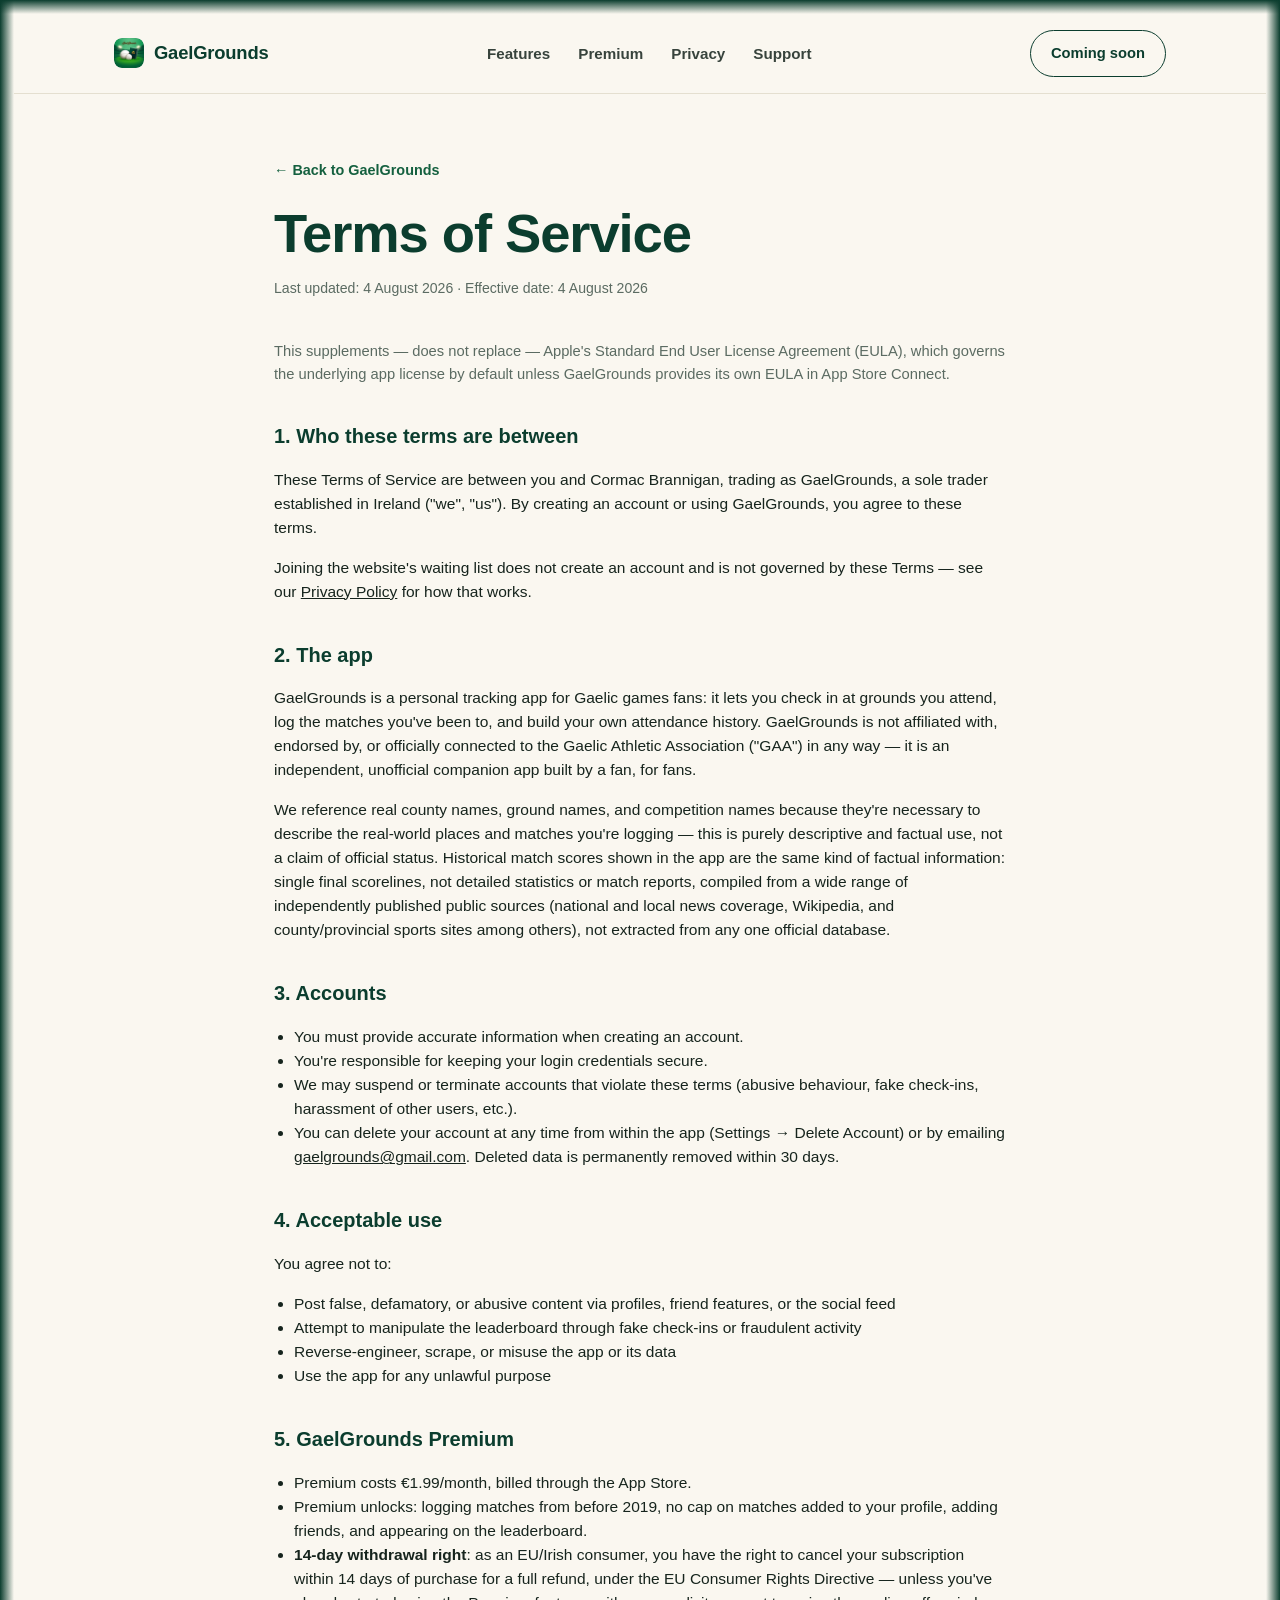
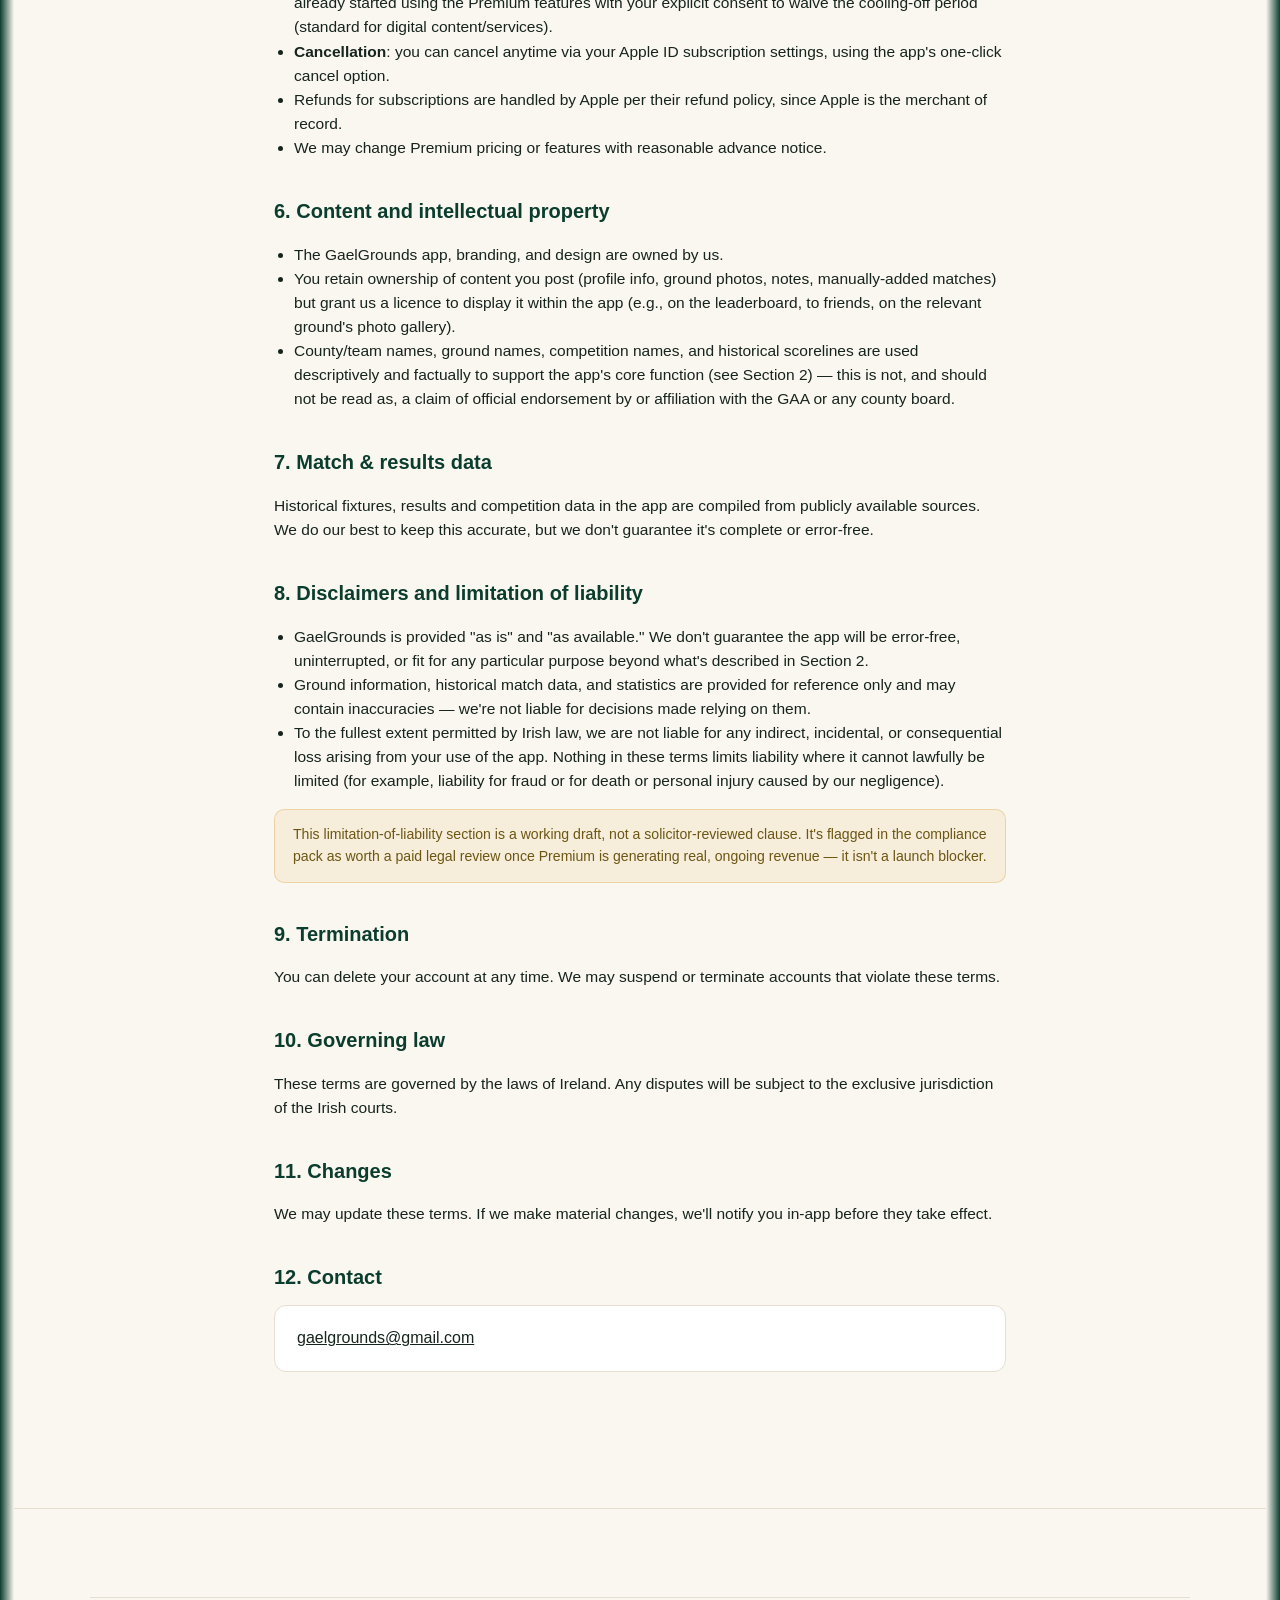
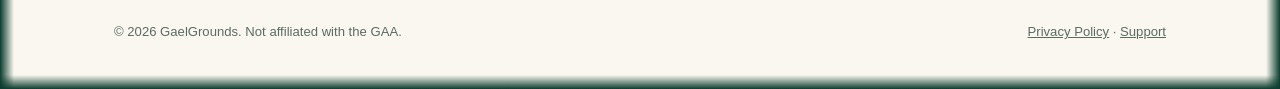
<file: terms.html>
<!doctype html>
<html lang="en-IE">
<head>
<meta charset="utf-8">
<meta name="viewport" content="width=device-width, initial-scale=1">
<title>Terms of Service — GaelGrounds</title>
<meta name="description" content="GaelGrounds terms of service, including subscription terms for GaelGrounds Premium.">
<link rel="icon" href="favicon.ico" sizes="any">
<link rel="icon" type="image/png" sizes="32x32" href="favicon-32.png">
<link rel="icon" type="image/png" sizes="48x48" href="favicon-48.png">
<link rel="icon" type="image/png" sizes="96x96" href="favicon-96.png">
<link rel="apple-touch-icon" href="apple-touch-icon.png">
<link rel="stylesheet" href="styles.css">
</head>
<body>

<header class="site">
  <nav class="wrap">
    <a class="brand" href="/">
      <span class="mark">
        <img src="icon-64.png" alt="GaelGrounds">
      </span>
      GaelGrounds
    </a>
    <div class="links">
      <a href="/#features">Features</a>
      <a href="/#premium">Premium</a>
      <a href="privacy.html">Privacy</a>
      <a href="support.html">Support</a>
    </div>
    <span class="btn btn-ghost">Coming soon</span>
  </nav>
</header>

<div class="policy">
  <div class="wrap">
    <a class="back" href="/">← Back to GaelGrounds</a>
    <h1>Terms of Service</h1>
    <p class="updated">Last updated: 4 August 2026 · Effective date: 4 August 2026</p>
    <p class="intro-note">This supplements — does not replace — Apple's Standard End User License Agreement (EULA), which governs the underlying app license by default unless GaelGrounds provides its own EULA in App Store Connect.</p>

    <h2>1. Who these terms are between</h2>
    <p>These Terms of Service are between you and Cormac Brannigan, trading as GaelGrounds, a sole trader established in Ireland ("we", "us"). By creating an account or using GaelGrounds, you agree to these terms.</p>
    <p>Joining the website's waiting list does not create an account and is not governed by these Terms — see our <a href="privacy.html#waitlist">Privacy Policy</a> for how that works.</p>

    <h2>2. The app</h2>
    <p>GaelGrounds is a personal tracking app for Gaelic games fans: it lets you check in at grounds you attend, log the matches you've been to, and build your own attendance history. GaelGrounds is not affiliated with, endorsed by, or officially connected to the Gaelic Athletic Association ("GAA") in any way — it is an independent, unofficial companion app built by a fan, for fans.</p>
    <p>We reference real county names, ground names, and competition names because they're necessary to describe the real-world places and matches you're logging — this is purely descriptive and factual use, not a claim of official status. Historical match scores shown in the app are the same kind of factual information: single final scorelines, not detailed statistics or match reports, compiled from a wide range of independently published public sources (national and local news coverage, Wikipedia, and county/provincial sports sites among others), not extracted from any one official database.</p>

    <h2>3. Accounts</h2>
    <ul>
      <li>You must provide accurate information when creating an account.</li>
      <li>You're responsible for keeping your login credentials secure.</li>
      <li>We may suspend or terminate accounts that violate these terms (abusive behaviour, fake check-ins, harassment of other users, etc.).</li>
      <li>You can delete your account at any time from within the app (Settings → Delete Account) or by emailing <a href="mailto:gaelgrounds@gmail.com">gaelgrounds@gmail.com</a>. Deleted data is permanently removed within 30 days.</li>
    </ul>

    <h2>4. Acceptable use</h2>
    <p>You agree not to:</p>
    <ul>
      <li>Post false, defamatory, or abusive content via profiles, friend features, or the social feed</li>
      <li>Attempt to manipulate the leaderboard through fake check-ins or fraudulent activity</li>
      <li>Reverse-engineer, scrape, or misuse the app or its data</li>
      <li>Use the app for any unlawful purpose</li>
    </ul>

    <h2>5. GaelGrounds Premium</h2>
    <ul>
      <li>Premium costs €1.99/month, billed through the App Store.</li>
      <li>Premium unlocks: logging matches from before 2019, no cap on matches added to your profile, adding friends, and appearing on the leaderboard.</li>
      <li><strong>14-day withdrawal right</strong>: as an EU/Irish consumer, you have the right to cancel your subscription within 14 days of purchase for a full refund, under the EU Consumer Rights Directive — unless you've already started using the Premium features with your explicit consent to waive the cooling-off period (standard for digital content/services).</li>
      <li><strong>Cancellation</strong>: you can cancel anytime via your Apple ID subscription settings, using the app's one-click cancel option.</li>
      <li>Refunds for subscriptions are handled by Apple per their refund policy, since Apple is the merchant of record.</li>
      <li>We may change Premium pricing or features with reasonable advance notice.</li>
    </ul>

    <h2>6. Content and intellectual property</h2>
    <ul>
      <li>The GaelGrounds app, branding, and design are owned by us.</li>
      <li>You retain ownership of content you post (profile info, ground photos, notes, manually-added matches) but grant us a licence to display it within the app (e.g., on the leaderboard, to friends, on the relevant ground's photo gallery).</li>
      <li>County/team names, ground names, competition names, and historical scorelines are used descriptively and factually to support the app's core function (see Section 2) — this is not, and should not be read as, a claim of official endorsement by or affiliation with the GAA or any county board.</li>
    </ul>

    <h2>7. Match &amp; results data</h2>
    <p>Historical fixtures, results and competition data in the app are compiled from publicly available sources. We do our best to keep this accurate, but we don't guarantee it's complete or error-free.</p>

    <h2>8. Disclaimers and limitation of liability</h2>
    <ul>
      <li>GaelGrounds is provided "as is" and "as available." We don't guarantee the app will be error-free, uninterrupted, or fit for any particular purpose beyond what's described in Section 2.</li>
      <li>Ground information, historical match data, and statistics are provided for reference only and may contain inaccuracies — we're not liable for decisions made relying on them.</li>
      <li>To the fullest extent permitted by Irish law, we are not liable for any indirect, incidental, or consequential loss arising from your use of the app. Nothing in these terms limits liability where it cannot lawfully be limited (for example, liability for fraud or for death or personal injury caused by our negligence).</li>
    </ul>
    <div class="note">This limitation-of-liability section is a working draft, not a solicitor-reviewed clause. It's flagged in the compliance pack as worth a paid legal review once Premium is generating real, ongoing revenue — it isn't a launch blocker.</div>

    <h2>9. Termination</h2>
    <p>You can delete your account at any time. We may suspend or terminate accounts that violate these terms.</p>

    <h2>10. Governing law</h2>
    <p>These terms are governed by the laws of Ireland. Any disputes will be subject to the exclusive jurisdiction of the Irish courts.</p>

    <h2>11. Changes</h2>
    <p>We may update these terms. If we make material changes, we'll notify you in-app before they take effect.</p>

    <h2>12. Contact</h2>
    <div class="contact-box">
      <a href="mailto:gaelgrounds@gmail.com">gaelgrounds@gmail.com</a>
    </div>
  </div>
</div>

<footer class="site">
  <div class="wrap footer-bottom">
    <span>© 2026 GaelGrounds. Not affiliated with the GAA.</span>
    <span><a href="privacy.html">Privacy Policy</a> · <a href="support.html">Support</a></span>
  </div>
</footer>

</body>
</html>
</file>
<file: styles.css>
:root {
  --green: #0B3D2E;
  --green-light: #14603F;
  --gold: #D9A441;
  --cream: #FAF7F0;
  --cream-deep: #F2ECDC;
  --mint-tint: #EFF4EE;
  --gold-tint: #FBF2E1;
  --ink: #16241D;
  --muted: #5B6B62;
  --border: #E4DFD0;
  --max: 1100px;
  --frame: 14px;
}

* { box-sizing: border-box; }

html { scroll-behavior: smooth; }

/* A thin green border frames the whole page, fading into the page's own
   background over a short distance -- same idea as the iOS app's
   gaelGroundsBackground() gradient (brand green at the edges, fading to
   the system background toward the middle), reworked as a real border
   around the page rather than an overlay on top of it, so it never
   washes out the nav or hero text underneath. */
body {
  margin: 0;
  padding: var(--frame);
  font-family: -apple-system, BlinkMacSystemFont, "Segoe UI", Roboto, Helvetica, Arial, sans-serif;
  color: var(--ink);
  line-height: 1.55;
  background:
    linear-gradient(to bottom, var(--green) 0%, transparent 100%) top / 100% var(--frame) no-repeat,
    linear-gradient(to top, var(--green) 0%, transparent 100%) bottom / 100% var(--frame) no-repeat,
    linear-gradient(to right, var(--green) 0%, transparent 100%) left / var(--frame) 100% no-repeat,
    linear-gradient(to left, var(--green) 0%, transparent 100%) right / var(--frame) 100% no-repeat,
    var(--cream);
}

img, svg { display: block; max-width: 100%; }

a { color: inherit; }

.wrap {
  max-width: var(--max);
  margin: 0 auto;
  padding: 0 24px;
}

/* Nav */
header.site {
  position: sticky;
  top: var(--frame);
  z-index: 20;
  background: rgba(250, 247, 240, 0.92);
  backdrop-filter: blur(8px);
  border-bottom: 1px solid var(--border);
}

nav.wrap {
  display: flex;
  align-items: center;
  justify-content: space-between;
  padding-top: 16px;
  padding-bottom: 16px;
}

.brand {
  display: flex;
  align-items: center;
  gap: 10px;
  font-weight: 800;
  font-size: 1.15rem;
  text-decoration: none;
  color: var(--green);
  letter-spacing: -0.01em;
}

.brand .mark {
  width: 30px;
  height: 30px;
  border-radius: 8px;
  overflow: hidden;
  display: flex;
  flex-shrink: 0;
}

.brand .mark img { width: 100%; height: 100%; object-fit: cover; }

nav .links {
  display: flex;
  gap: 28px;
  align-items: center;
}

nav .links a {
  text-decoration: none;
  color: var(--ink);
  font-weight: 600;
  font-size: 0.95rem;
  opacity: 0.85;
}

nav .links a:hover { opacity: 1; }

.btn {
  display: inline-flex;
  align-items: center;
  gap: 8px;
  padding: 11px 20px;
  border-radius: 999px;
  font-weight: 700;
  font-size: 0.92rem;
  font-family: inherit;
  text-decoration: none;
  border: 1px solid transparent;
  cursor: default;
}

button.btn { cursor: pointer; appearance: none; }
button.btn:disabled { opacity: 0.7; cursor: default; }

.btn-primary {
  background: var(--green);
  color: #fff;
}

.nav-actions {
  display: flex;
  align-items: center;
  gap: 12px;
}

.btn-ghost {
  background: transparent;
  border-color: var(--green);
  color: var(--green);
}

/* Hero */
.hero {
  padding: 88px 0 64px;
  position: relative;
  overflow: hidden;
  background:
    radial-gradient(600px 300px at 85% -10%, rgba(217, 164, 65, 0.16), transparent 60%),
    radial-gradient(700px 400px at -10% 10%, rgba(11, 61, 46, 0.10), transparent 60%);
}

.hero .wrap {
  display: grid;
  grid-template-columns: 1.1fr 0.9fr;
  gap: 56px;
  align-items: center;
}

.eyebrow {
  display: inline-block;
  font-size: 0.78rem;
  font-weight: 800;
  letter-spacing: 0.08em;
  text-transform: uppercase;
  color: var(--green-light);
  background: rgba(20, 96, 63, 0.1);
  padding: 6px 12px;
  border-radius: 999px;
  margin-bottom: 20px;
}

h1 {
  font-size: clamp(2.1rem, 4.4vw, 3.4rem);
  line-height: 1.08;
  letter-spacing: -0.02em;
  margin: 0 0 20px;
  color: var(--green);
}

h1 .accent { color: var(--gold); }

.lede {
  font-size: 1.15rem;
  color: var(--muted);
  margin: 0 0 30px;
  max-width: 46ch;
}

.hero-ctas {
  display: flex;
  gap: 14px;
  align-items: center;
  flex-wrap: wrap;
}

.store-badge {
  display: inline-flex;
  align-items: center;
  gap: 10px;
  padding: 11px 18px;
  border-radius: 12px;
  background: #111;
  color: #fff;
  font-weight: 600;
  font-size: 0.85rem;
}

.store-badge small {
  display: block;
  font-weight: 400;
  font-size: 0.68rem;
  opacity: 0.75;
}

.trust-line {
  margin-top: 18px;
  font-size: 0.85rem;
  color: var(--muted);
}

/* Hero visual — an illustrative mock, not a real screenshot */
.hero-visual {
  position: relative;
  display: flex;
  justify-content: center;
}

.phone {
  width: 260px;
  border-radius: 34px;
  background: linear-gradient(160deg, var(--green) 0%, var(--green-light) 100%);
  padding: 14px;
  box-shadow: 0 30px 60px -20px rgba(11, 61, 46, 0.45);
  position: relative;
  z-index: 1;
}

.phone::before {
  content: "";
  position: absolute;
  top: 26px;
  left: 50%;
  transform: translateX(-50%);
  width: 70px;
  height: 6px;
  border-radius: 4px;
  background: rgba(255, 255, 255, 0.35);
}

.phone-screen {
  background: var(--cream);
  border-radius: 22px;
  padding: 36px 16px 16px;
  display: flex;
  flex-direction: column;
  gap: 10px;
}

.phone-card {
  background: #fff;
  border-radius: 12px;
  padding: 12px;
  border: 1px solid var(--border);
}

.phone-card .row { display: flex; justify-content: space-between; align-items: center; }
.phone-card .team { font-weight: 700; font-size: 0.82rem; color: var(--ink); }
.phone-card .score { font-weight: 800; font-size: 0.82rem; color: var(--green); }
.phone-card .meta { font-size: 0.68rem; color: var(--muted); margin-top: 4px; }

.phone-pill {
  display: inline-flex;
  align-items: center;
  gap: 6px;
  align-self: flex-start;
  background: rgba(217, 164, 65, 0.18);
  color: #8a6420;
  font-size: 0.66rem;
  font-weight: 700;
  padding: 5px 10px;
  border-radius: 999px;
}

.badge-float {
  position: absolute;
  z-index: 2;
  background: #fff;
  border: 1px solid var(--border);
  border-radius: 14px;
  padding: 10px 14px;
  box-shadow: 0 14px 30px -14px rgba(11, 61, 46, 0.35);
  font-size: 0.78rem;
  font-weight: 700;
  display: flex;
  align-items: center;
  gap: 8px;
}

.badge-float.a { top: 6%; left: 2%; }
.badge-float.b { bottom: 8%; right: 0; color: var(--green); }

/* Sections */
section { padding: 80px 0; }

/* Gentle shade rhythm down the page -- variants on the same cream/green/
   gold family, never a different hue, so it reads as "one page" rather
   than a patchwork. */
section.tint-mint { background: var(--mint-tint); }
section.tint-gold { background: var(--gold-tint); }
section.tint-deep { background: var(--cream-deep); }

.section-head { max-width: 640px; margin: 0 auto 48px; text-align: center; }
.section-head h2 { font-size: clamp(1.7rem, 3vw, 2.3rem); color: var(--green); margin: 0 0 14px; letter-spacing: -0.01em; }
.section-head p { color: var(--muted); font-size: 1.05rem; margin: 0; }

.grid-features {
  display: grid;
  grid-template-columns: repeat(3, 1fr);
  gap: 22px;
}

.card {
  background: #fff;
  border: 1px solid var(--border);
  border-radius: 16px;
  padding: 26px;
}

.card .icon {
  width: 42px;
  height: 42px;
  border-radius: 11px;
  background: rgba(11, 61, 46, 0.08);
  display: flex;
  align-items: center;
  justify-content: center;
  margin-bottom: 16px;
}

.card .icon svg { width: 22px; height: 22px; color: var(--green); }

.card h3 { margin: 0 0 8px; font-size: 1.05rem; color: var(--ink); }
.card p { margin: 0; color: var(--muted); font-size: 0.92rem; }

/* How it works */
.steps {
  display: grid;
  grid-template-columns: repeat(3, 1fr);
  gap: 32px;
  counter-reset: step;
}

.step { position: relative; padding-top: 8px; }

.step .num {
  font-size: 0.78rem;
  font-weight: 800;
  color: var(--gold);
  letter-spacing: 0.06em;
  margin-bottom: 10px;
}

.step h3 { margin: 0 0 8px; color: var(--green); font-size: 1.1rem; }
.step p { margin: 0; color: var(--muted); font-size: 0.92rem; }

/* Waitlist modal */
.visually-hidden {
  position: absolute;
  width: 1px;
  height: 1px;
  overflow: hidden;
  clip: rect(0, 0, 0, 0);
  white-space: nowrap;
}

.waitlist-hp {
  position: absolute;
  left: -9999px;
  width: 1px;
  height: 1px;
  overflow: hidden;
}

.waitlist-overlay {
  position: fixed;
  inset: 0;
  z-index: 1000;
  background: rgba(11, 61, 46, 0.45);
  display: flex;
  align-items: center;
  justify-content: center;
  padding: 20px;
}

.waitlist-overlay[hidden] { display: none; }

.waitlist-modal {
  position: relative;
  background: var(--cream);
  border-radius: 20px;
  padding: 36px;
  max-width: 420px;
  width: 100%;
  box-shadow: 0 30px 70px -20px rgba(11, 61, 46, 0.5);
}

.waitlist-modal h2 { color: var(--green); margin: 0 0 8px; font-size: 1.4rem; }
.waitlist-modal p { color: var(--muted); margin: 0 0 20px; font-size: 0.95rem; }

.waitlist-close {
  position: absolute;
  top: 14px;
  right: 14px;
  width: 32px;
  height: 32px;
  border-radius: 50%;
  border: none;
  background: rgba(11, 61, 46, 0.08);
  color: var(--green);
  font-size: 1.3rem;
  line-height: 1;
  cursor: pointer;
}

.waitlist-close:hover { background: rgba(11, 61, 46, 0.16); }

#waitlist-form { display: flex; flex-direction: column; gap: 12px; }

#waitlist-email {
  padding: 12px 14px;
  border-radius: 10px;
  border: 1px solid var(--border);
  font-size: 0.95rem;
  font-family: inherit;
}

#waitlist-email:focus { outline: 2px solid var(--green-light); outline-offset: 1px; }

.waitlist-error { color: #b3261e; font-size: 0.85rem; margin: 0; }

.waitlist-privacy-note { color: var(--muted); font-size: 0.8rem; margin: -2px 0 2px; }
.waitlist-privacy-note a { color: var(--green-light); font-weight: 600; }

.waitlist-modal .social-links { justify-content: flex-start; gap: 12px; margin-top: 4px; }
.waitlist-modal .social-link {
  color: var(--green);
  border-color: var(--border);
}
.waitlist-modal .social-link:hover { background: rgba(11, 61, 46, 0.06); }

/* Social banner */
.social-banner {
  background: linear-gradient(155deg, var(--green) 0%, var(--green-light) 100%);
}

.social-banner .section-head h2 { color: #fff; }
.social-banner .section-head p { color: rgba(255, 255, 255, 0.78); }

.social-links {
  display: flex;
  justify-content: center;
  gap: 16px;
  flex-wrap: wrap;
}

.social-link {
  display: inline-flex;
  align-items: center;
  gap: 9px;
  padding: 11px 22px;
  border-radius: 999px;
  border: 1px solid rgba(255, 255, 255, 0.35);
  color: #fff;
  text-decoration: none;
  font-weight: 700;
  font-size: 0.92rem;
  transition: background 0.15s ease;
}

.social-link:hover { background: rgba(255, 255, 255, 0.12); }

.social-link svg { width: 18px; height: 18px; }

/* Premium */
.premium {
  background: linear-gradient(155deg, var(--green) 0%, var(--green-light) 100%);
  border-radius: 24px;
  padding: 56px;
  color: #fff;
  display: grid;
  grid-template-columns: 1.1fr 0.9fr;
  gap: 40px;
  align-items: center;
}

.premium h2 { color: #fff; margin: 0 0 12px; font-size: 1.9rem; }
.premium p.lede2 { color: rgba(255,255,255,0.82); font-size: 1.02rem; max-width: 46ch; margin: 0 0 20px; }

.price {
  display: flex;
  align-items: baseline;
  gap: 6px;
  margin-bottom: 20px;
}

.price .amount { font-size: 2.6rem; font-weight: 800; }
.price .per { color: rgba(255,255,255,0.75); font-size: 0.95rem; }

.premium ul {
  list-style: none;
  margin: 0;
  padding: 0;
  display: grid;
  gap: 12px;
}

.premium ul li {
  display: flex;
  gap: 10px;
  align-items: flex-start;
  font-size: 0.95rem;
  color: rgba(255,255,255,0.94);
}

.premium ul li svg { width: 18px; height: 18px; flex-shrink: 0; margin-top: 2px; color: var(--gold); }

.premium-card {
  background: rgba(255,255,255,0.08);
  border: 1px solid rgba(255,255,255,0.18);
  border-radius: 18px;
  padding: 24px;
}

/* Community strip */
.strip {
  display: grid;
  grid-template-columns: repeat(4, 1fr);
  gap: 20px;
  text-align: center;
}

.strip .stat { padding: 24px 12px; }
.strip .stat .n { font-size: 1.9rem; font-weight: 800; color: var(--green); }
.strip .stat .l { font-size: 0.85rem; color: var(--muted); margin-top: 4px; }
.strip .stat .sub { font-size: 0.72rem; color: var(--muted); opacity: 0.8; margin-top: 8px; line-height: 1.4; }

/* Final CTA */
.final-cta {
  text-align: center;
  background: var(--ink);
  color: #fff;
  border-radius: 24px;
  padding: 64px 24px;
}

.final-cta h2 { color: #fff; font-size: clamp(1.6rem, 3vw, 2.2rem); margin: 0 0 14px; }
.final-cta p { color: rgba(255,255,255,0.75); margin: 0 0 28px; }

/* Footer */
footer.site {
  border-top: 1px solid var(--border);
  padding: 48px 0 32px;
  margin-top: 40px;
}

.footer-grid {
  display: flex;
  justify-content: space-between;
  gap: 40px;
  flex-wrap: wrap;
}

.footer-cols { display: flex; gap: 64px; flex-wrap: wrap; }
.footer-col h4 { font-size: 0.78rem; text-transform: uppercase; letter-spacing: 0.06em; color: var(--muted); margin: 0 0 12px; }
.footer-col a { display: block; text-decoration: none; color: var(--ink); font-size: 0.92rem; margin-bottom: 8px; opacity: 0.85; }
.footer-col a:hover { opacity: 1; }

.footer-bottom {
  margin-top: 40px;
  padding-top: 24px;
  border-top: 1px solid var(--border);
  display: flex;
  justify-content: space-between;
  flex-wrap: wrap;
  gap: 12px;
  font-size: 0.82rem;
  color: var(--muted);
}

/* Policy pages */
.policy {
  padding: 64px 0 96px;
}

.policy .wrap { max-width: 780px; }

.policy h1 { margin-bottom: 6px; }
.policy .updated { color: var(--muted); font-size: 0.88rem; margin-bottom: 40px; }
.policy h2 { color: var(--green); font-size: 1.25rem; margin: 36px 0 12px; }
.policy h3 { color: var(--green); font-size: 1.05rem; margin: 24px 0 8px; }
.policy p, .policy li { color: var(--ink); font-size: 0.97rem; }
.policy ul { padding-left: 20px; }
.policy a.back { display: inline-block; margin-bottom: 24px; font-weight: 700; color: var(--green-light); text-decoration: none; font-size: 0.9rem; }

.policy .intro-note { color: var(--muted); font-size: 0.92rem; margin-bottom: 8px; }

.policy-table-wrap { overflow-x: auto; margin: 1.2em 0; }
.policy table { width: 100%; min-width: 560px; border-collapse: collapse; font-size: 0.92rem; }
.policy th, .policy td { text-align: left; padding: 10px 12px; border-bottom: 1px solid var(--border); vertical-align: top; }
.policy th { color: var(--muted); font-weight: 700; font-size: 0.76rem; text-transform: uppercase; letter-spacing: 0.04em; }

.policy .contact-box {
  background: #fff;
  border: 1px solid var(--border);
  border-radius: 12px;
  padding: 20px 22px;
  margin-top: 8px;
}

.policy .note {
  background: rgba(217, 164, 65, 0.12);
  border: 1px solid rgba(217, 164, 65, 0.35);
  border-radius: 10px;
  padding: 14px 18px;
  font-size: 0.88rem;
  color: #6b5613;
  margin: 1em 0;
}

.faq-item {
  background: #fff;
  border: 1px solid var(--border);
  border-radius: 12px;
  padding: 16px 20px;
  margin-top: 12px;
}
.faq-item h3 { font-size: 1rem; margin: 0 0 4px; color: var(--ink); }
.faq-item p { margin: 0; color: var(--muted); font-size: 0.92rem; }

/* Responsive */
@media (max-width: 880px) {
  nav .links { display: none; }
  .hero .wrap { grid-template-columns: 1fr; }
  .hero-visual { order: -1; }
  .grid-features { grid-template-columns: 1fr 1fr; }
  .steps { grid-template-columns: 1fr; }
  .premium { grid-template-columns: 1fr; padding: 36px; }
  .strip { grid-template-columns: 1fr 1fr; }
  .footer-grid { flex-direction: column; }
}

@media (max-width: 560px) {
  .grid-features { grid-template-columns: 1fr; }
  .strip { grid-template-columns: 1fr; }
  .nav-actions .btn-ghost { display: none; }
  #waitlist-open { padding: 10px 14px; font-size: 0.85rem; }
}
</file>
